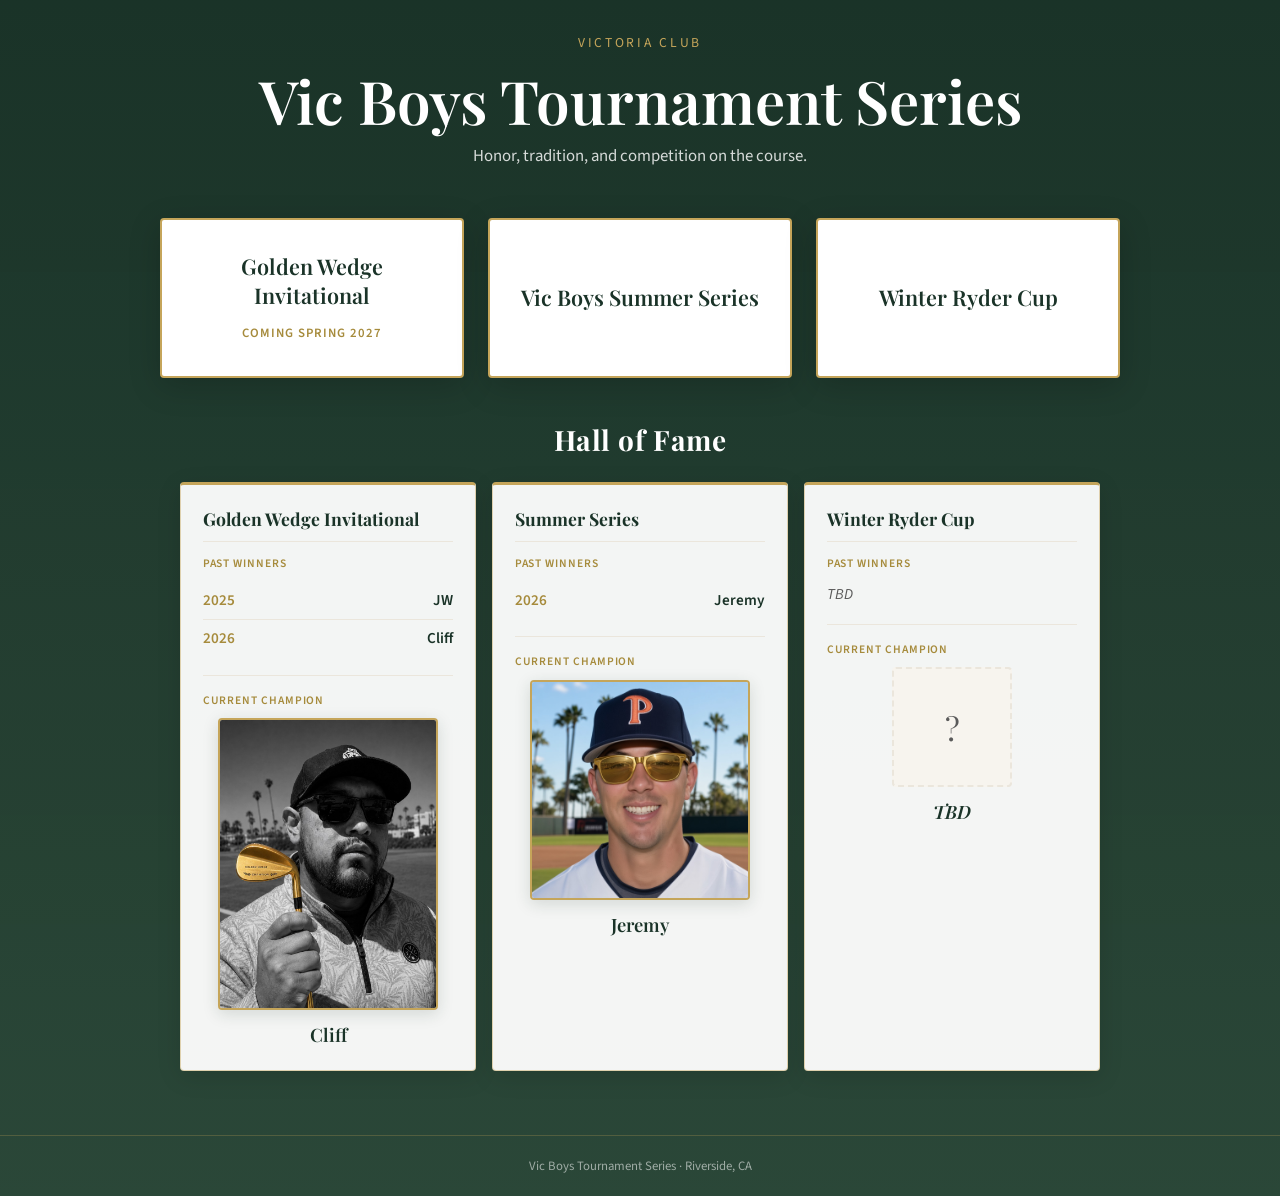
<file: index.html>
<!DOCTYPE html>
<html lang="en">
<head>
  <meta charset="UTF-8">
  <meta name="viewport" content="width=device-width, initial-scale=1.0">
  <title>Vic Boys Tournament Series</title>
  <link rel="preconnect" href="https://fonts.googleapis.com">
  <link rel="preconnect" href="https://fonts.gstatic.com" crossorigin>
  <link href="https://fonts.googleapis.com/css2?family=Playfair+Display:wght@500;600;700&family=Source+Sans+3:wght@400;600&display=swap" rel="stylesheet">
  <link rel="stylesheet" href="css/vic-theme.css">
</head>
<body>

  <div class="landing">
    <header class="landing-header">
      <p class="landing-eyebrow">Victoria Club</p>
      <h1 class="landing-title">Vic Boys Tournament Series</h1>
      <p class="landing-subtitle">Honor, tradition, and competition on the course.</p>
    </header>

    <main class="landing-main">
      <nav class="tournament-grid" aria-label="Tournaments">
        <a class="tournament-card" href="golden-wedge/">
          <span class="tournament-card-title">Golden Wedge Invitational</span>
          <span class="tournament-card-badge">Coming Spring 2027</span>
        </a>

        <a class="tournament-card" href="summer-series/">
          <span class="tournament-card-title">Vic Boys Summer Series</span>
        </a>

        <a class="tournament-card" href="winter-ryder-cup/">
          <span class="tournament-card-title">Winter Ryder Cup</span>
        </a>
      </nav>

      <section class="hall-of-fame" aria-labelledby="hof-title">
        <h2 class="hall-of-fame-title" id="hof-title">Hall of Fame</h2>
        <div class="hof-grid">
          <div class="hof-card">
            <h3>Golden Wedge Invitational</h3>
            <p class="hof-section-label">Past Winners</p>
            <ul class="hof-list">
              <li><span class="hof-year">2025</span><span class="hof-winner">JW</span></li>
              <li><span class="hof-year">2026</span><span class="hof-winner">Cliff</span></li>
            </ul>
            <div class="hof-current">
              <p class="hof-section-label">Current Champion</p>
              <div class="hof-champion">
                <img class="hof-champion-photo" src="images/hall-of-fame/cliff-golden-wedge-champion.png" alt="Cliff holding the Golden Wedge trophy">
                <p class="hof-champion-name">Cliff</p>
              </div>
            </div>
          </div>
          <div class="hof-card">
            <h3>Summer Series</h3>
            <p class="hof-section-label">Past Winners</p>
            <ul class="hof-list">
              <li><span class="hof-year">2026</span><span class="hof-winner">Jeremy</span></li>
            </ul>
            <div class="hof-current">
              <p class="hof-section-label">Current Champion</p>
              <div class="hof-champion">
                <img class="hof-champion-photo" src="images/hall-of-fame/jeremy-summer-series-champion.png" alt="Jeremy, 2026 Summer Series champion">
                <p class="hof-champion-name">Jeremy</p>
              </div>
            </div>
          </div>
          <div class="hof-card">
            <h3>Winter Ryder Cup</h3>
            <p class="hof-section-label">Past Winners</p>
            <p class="hof-tbd">TBD</p>
            <div class="hof-current">
              <p class="hof-section-label">Current Champion</p>
              <div class="hof-champion hof-champion-pending">
                <div class="hof-champion-placeholder" aria-hidden="true">?</div>
                <p class="hof-champion-name hof-tbd">TBD</p>
              </div>
            </div>
          </div>
        </div>
      </section>
    </main>

    <footer class="landing-footer">
      Vic Boys Tournament Series &middot; Riverside, CA
    </footer>
  </div>

</body>
</html>
</file>
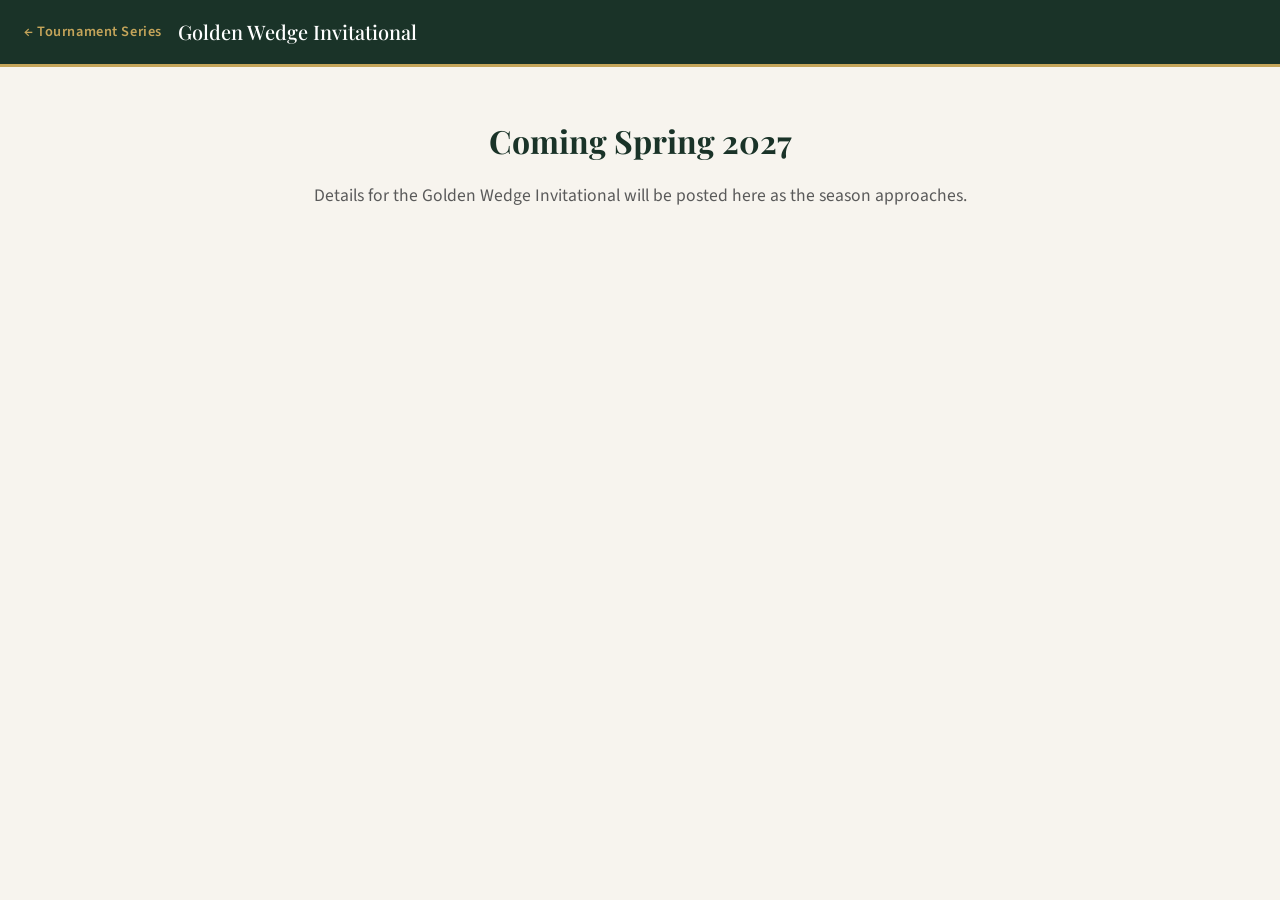
<file: golden-wedge/index.html>
<!DOCTYPE html>
<html lang="en">
<head>
  <meta charset="UTF-8">
  <meta name="viewport" content="width=device-width, initial-scale=1.0">
  <title>Golden Wedge Invitational | Vic Boys Tournament Series</title>
  <link rel="preconnect" href="https://fonts.googleapis.com">
  <link rel="preconnect" href="https://fonts.gstatic.com" crossorigin>
  <link href="https://fonts.googleapis.com/css2?family=Playfair+Display:wght@500;600;700&family=Source+Sans+3:wght@400;600&display=swap" rel="stylesheet">
  <link rel="stylesheet" href="../css/vic-theme.css">
</head>
<body>

  <div class="subpage">
    <nav class="subpage-nav">
      <a href="../">&larr; Tournament Series</a>
      <h1>Golden Wedge Invitational</h1>
    </nav>

    <main class="subpage-content">
      <h2>Coming Spring 2027</h2>
      <p>Details for the Golden Wedge Invitational will be posted here as the season approaches.</p>
    </main>
  </div>

</body>
</html>
</file>
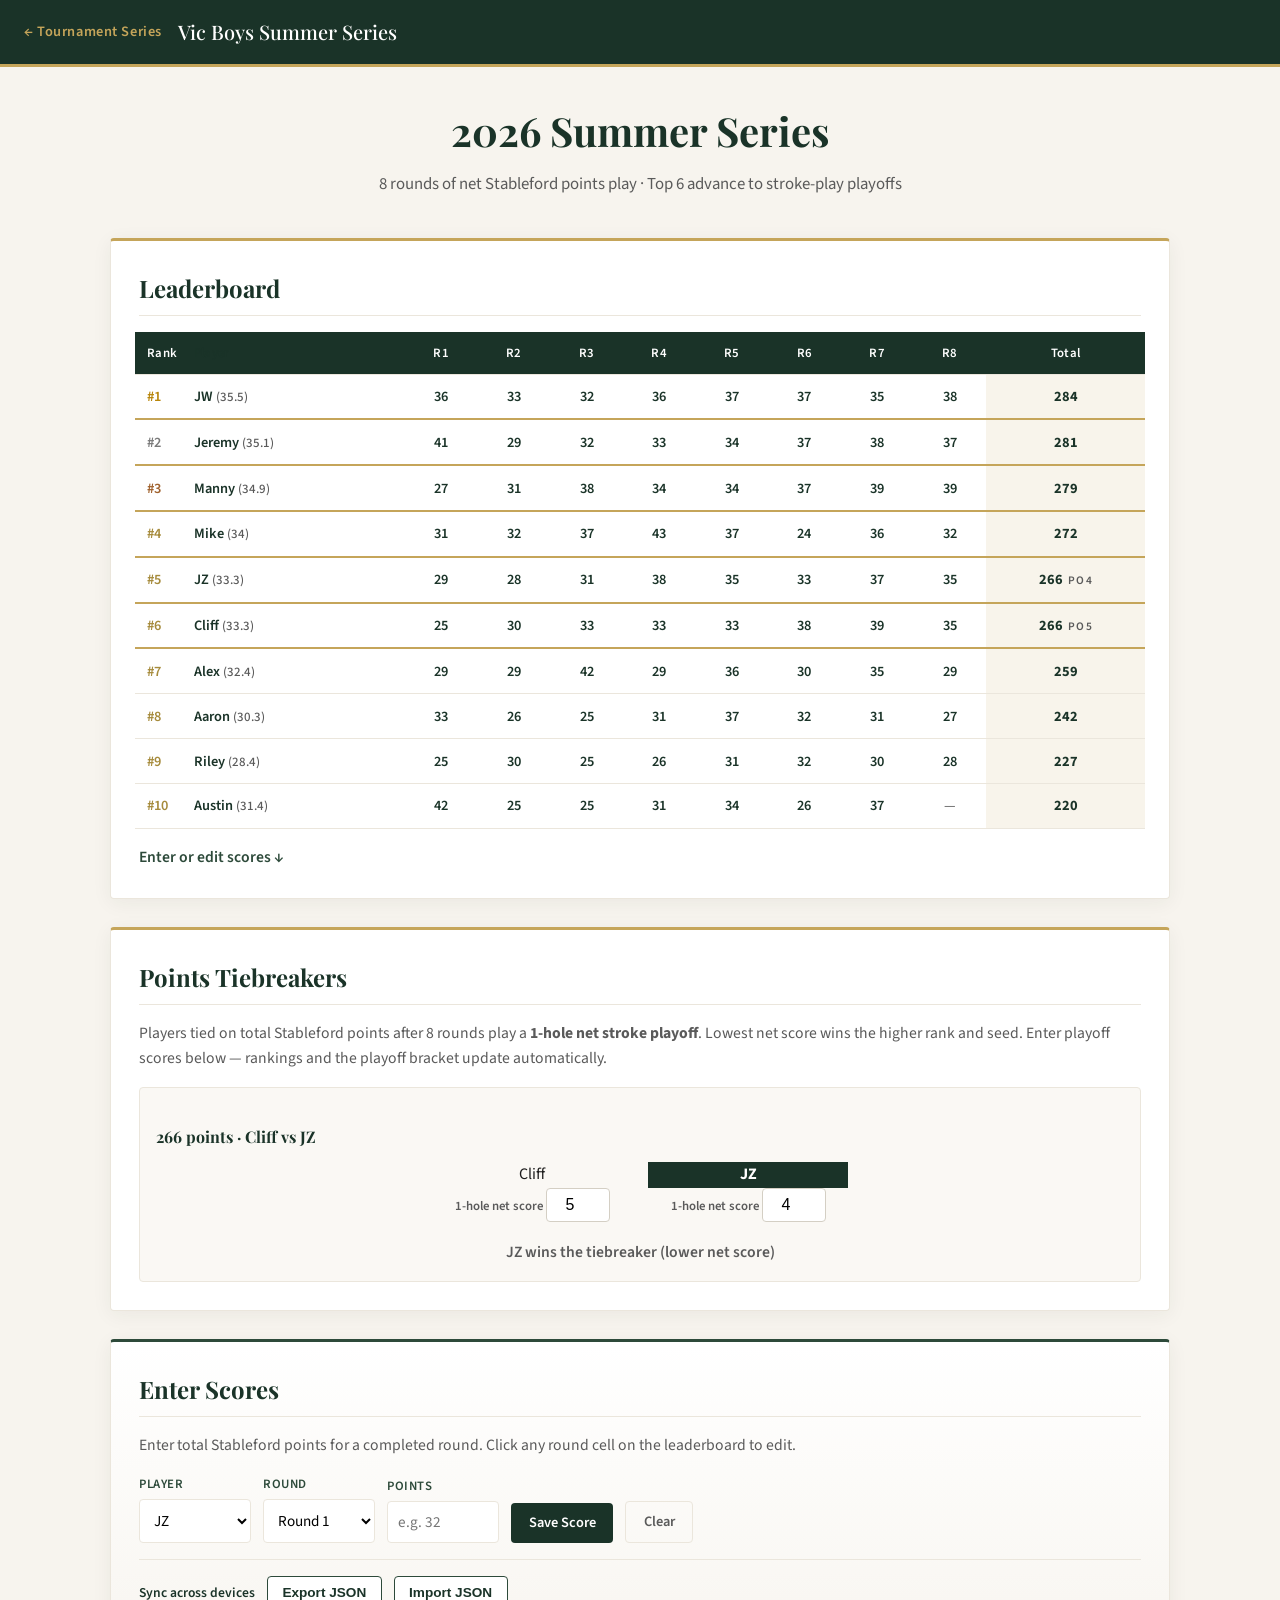
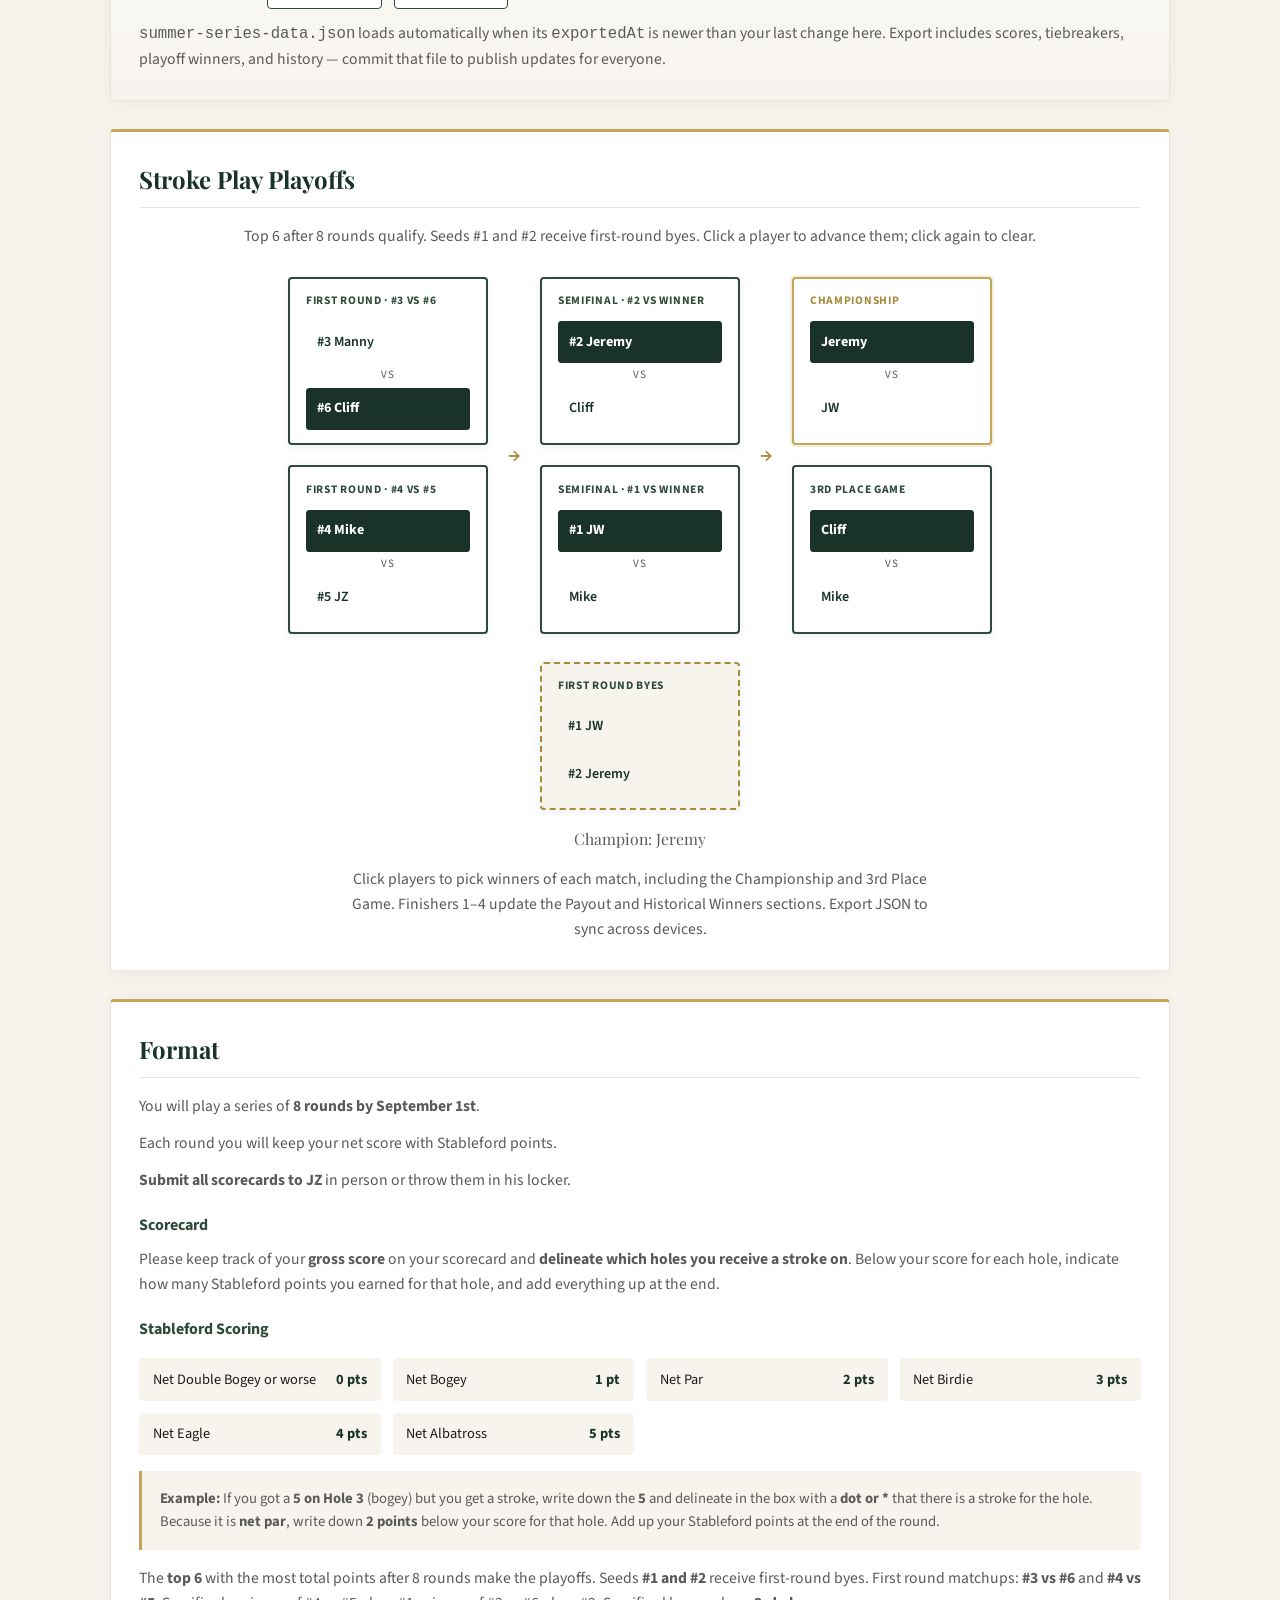
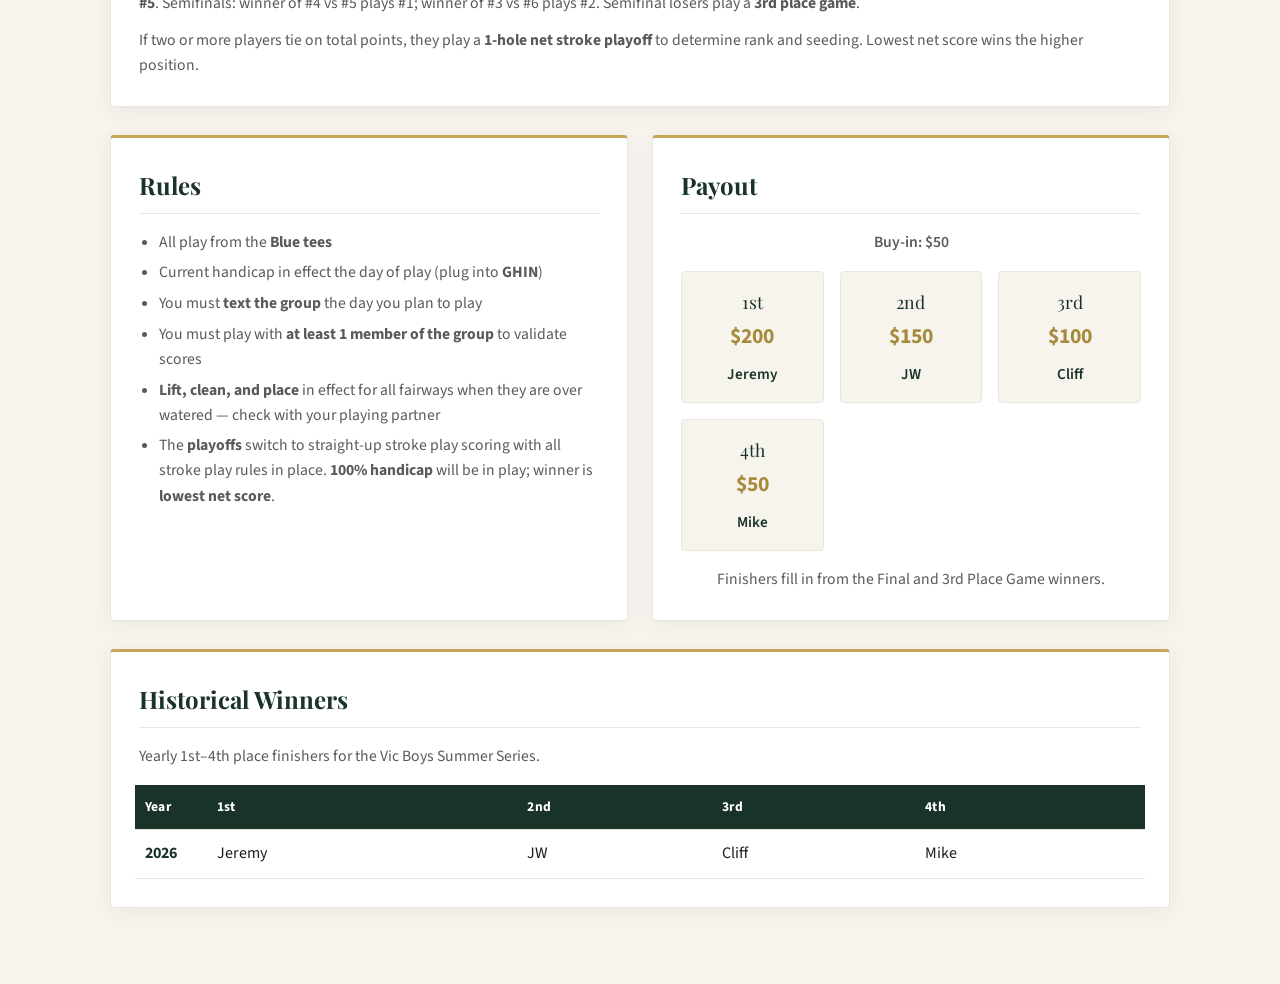
<file: summer-series/index.html>
<!DOCTYPE html>
<html lang="en">
<head>
  <meta charset="UTF-8">
  <meta name="viewport" content="width=device-width, initial-scale=1.0">
  <title>Vic Boys Summer Series | Vic Boys Tournament Series</title>
  <link rel="preconnect" href="https://fonts.googleapis.com">
  <link rel="preconnect" href="https://fonts.gstatic.com" crossorigin>
  <link href="https://fonts.googleapis.com/css2?family=Playfair+Display:wght@500;600;700&family=Source+Sans+3:wght@400;600&display=swap" rel="stylesheet">
  <link rel="stylesheet" href="../css/vic-theme.css">
  <style>
    .player-avg{font-weight:500;color:#5a5a5a;font-size:.9em}
    .playoff-slot.pickable{cursor:pointer;border:1px solid transparent;transition:background .15s,border-color .15s}
    .playoff-slot.pickable:hover{background:rgba(45,74,58,.1);border-color:rgba(197,165,90,.45)}
    .playoff-slot.winner-pick{background:#1a3328;color:#fff;font-weight:700;border-color:#1a3328}
    .playoff-slot.winner-pick:hover{background:#2d4a3a;border-color:#2d4a3a}
    .playoff-champion{margin-top:1rem;text-align:center;font-family:"Playfair Display",Georgia,serif;font-size:1.25rem;color:#1a3328}
    .payout-winner{margin-top:.45rem;font-size:.95rem;font-weight:600;color:#1a3328;min-height:1.25rem}
    .payout-winner.empty{color:#5a5a5a;font-weight:500;font-style:italic}
    .finishers-note{text-align:center;font-size:.85rem;color:#5a5a5a;margin-top:1rem}
    .history-table{width:100%;border-collapse:collapse;margin-top:.75rem}
    .history-table th,.history-table td{padding:.7rem .6rem;border-bottom:1px solid #ebe6dc;text-align:left}
    .history-table th{background:#1a3328;color:#fff;font-size:.85rem;letter-spacing:.03em}
    .history-table td{color:#1c1c1c}
    .history-table .year-cell{font-weight:700;color:#1a3328;width:4.5rem}
    .tiebreaker-group{margin-top:1rem;padding:1rem;background:#faf8f4;border:1px solid #ebe6dc;border-radius:4px}
    .tiebreaker-group:first-child{margin-top:0}
    .tiebreaker-group h4{font-family:"Playfair Display",Georgia,serif;font-size:1rem;color:#1a3328;margin-bottom:.75rem}
    .tiebreaker-players{display:flex;flex-wrap:wrap;gap:1rem;justify-content:center}
    .tiebreaker-player{flex:1;min-width:140px;max-width:200px;text-align:center}
    .tiebreaker-player label{display:block;font-size:.8rem;font-weight:600;color:#5a5a5a;margin-bottom:.35rem}
    .tiebreaker-player input{width:4rem;padding:.45rem .5rem;border:1px solid #d4cfc4;border-radius:4px;font-size:1rem;text-align:center}
    .tiebreaker-player.winner-pick .tiebreaker-name{cursor:pointer;padding:.35rem .5rem;border-radius:4px;border:1px solid transparent;transition:background .15s,border-color .15s}
    .tiebreaker-player.winner-pick .tiebreaker-name:hover{background:rgba(45,74,58,.1);border-color:rgba(197,165,90,.45)}
    .tiebreaker-player.is-winner .tiebreaker-name{background:#1a3328;color:#fff;font-weight:700}
    .tiebreaker-result{margin-top:.75rem;text-align:center;font-size:.9rem;color:#1a3328;font-weight:600}
    .tiebreaker-result.pending{color:#5a5a5a;font-weight:500;font-style:italic}
    .po-tag{display:inline-block;margin-left:.35rem;font-size:.72rem;font-weight:600;color:#5a5a5a;letter-spacing:.02em}
    .data-table tr.tie-pending .total-cell{color:#a0622e}
    .data-table tr.tie-winner .total-cell{color:#1a3328}
  </style>
</head>
<body>

  <div class="subpage">
    <nav class="subpage-nav">
      <a href="../">&larr; Tournament Series</a>
      <h1>Vic Boys Summer Series</h1>
    </nav>

    <main class="tournament-page">

      <header class="tournament-hero">
        <h2>2026 Summer Series</h2>
        <p>8 rounds of net Stableford points play &middot; Top 6 advance to stroke-play playoffs</p>
      </header>

      <!-- Leaderboard -->
      <section class="section-card" id="leaderboard">
        <h3>Leaderboard</h3>
        <div class="table-wrap">
          <table class="data-table" id="standingsTable">
            <thead>
              <tr>
                <th>Rank</th>
                <th class="player-col">Player</th>
                <th>R1</th>
                <th>R2</th>
                <th>R3</th>
                <th>R4</th>
                <th>R5</th>
                <th>R6</th>
                <th>R7</th>
                <th>R8</th>
                <th>Total</th>
              </tr>
            </thead>
            <tbody id="standingsBody"></tbody>
          </table>
        </div>
        <p class="score-hint" style="margin-top:1rem;margin-bottom:0;">
          <a href="#enter-scores" style="color:var(--vic-green);font-weight:600;">Enter or edit scores &darr;</a>
        </p>
      </section>

      <!-- Points Tiebreakers -->
      <section class="section-card" id="tiebreakersSection" hidden>
        <h3>Points Tiebreakers</h3>
        <p class="score-hint" style="margin-bottom:1rem;">Players tied on total Stableford points after 8 rounds play a <strong>1-hole net stroke playoff</strong>. Lowest net score wins the higher rank and seed. Enter playoff scores below — rankings and the playoff bracket update automatically.</p>
        <div id="tiebreakerList"></div>
      </section>

      <!-- Enter Scores -->
      <section class="section-card score-entry-card" id="enter-scores">
        <h3>Enter Scores</h3>
        <p class="score-hint">Enter total Stableford points for a completed round. Click any round cell on the leaderboard to edit.</p>

        <form class="score-controls" id="scoreForm" onsubmit="saveRoundScore(event)">
          <label>
            Player
            <select id="scorePlayer" required></select>
          </label>
          <label>
            Round
            <select id="scoreRound" required>
              <option value="0">Round 1</option>
              <option value="1">Round 2</option>
              <option value="2">Round 3</option>
              <option value="3">Round 4</option>
              <option value="4">Round 5</option>
              <option value="5">Round 6</option>
              <option value="6">Round 7</option>
              <option value="7">Round 8</option>
            </select>
          </label>
          <label>
            Points
            <input type="number" id="scorePoints" min="0" max="99" step="1" placeholder="e.g. 32" required>
          </label>
          <button type="submit" class="btn-save">Save Score</button>
          <button type="button" class="btn-clear" onclick="clearSelectedScore()">Clear</button>
        </form>

        <div class="sync-bar">
          <span class="sync-label">Sync across devices</span>
          <button type="button" onclick="exportSeriesData()">Export JSON</button>
          <button type="button" onclick="document.getElementById('importFileInput').click()">Import JSON</button>
          <input type="file" id="importFileInput" accept=".json,application/json" hidden>
          <p class="sync-hint"><code>summer-series-data.json</code> loads automatically when its <code>exportedAt</code> is newer than your last change here. Export includes scores, tiebreakers, playoff winners, and history — commit that file to publish updates for everyone.</p>
        </div>
      </section>

      <!-- Stroke Play Playoffs -->
      <section class="section-card playoff-section" id="playoffs">
        <h3>Stroke Play Playoffs</h3>
        <p style="text-align:center;margin-bottom:1.25rem;">Top 6 after 8 rounds qualify. Seeds #1 and #2 receive first-round byes. Click a player to advance them; click again to clear.</p>
        <div id="playoffBracket" class="bracket-wrap"></div>
      </section>

      <!-- Format -->
      <section class="section-card" id="format">
        <h3>Format</h3>
        <p>You will play a series of <strong>8 rounds by September 1st</strong>.</p>
        <p style="margin-top:0.75rem;">Each round you will keep your net score with Stableford points.</p>
        <p style="margin-top:0.75rem;"><strong>Submit all scorecards to JZ</strong> in person or throw them in his locker.</p>

        <h4>Scorecard</h4>
        <p>Please keep track of your <strong>gross score</strong> on your scorecard and <strong>delineate which holes you receive a stroke on</strong>. Below your score for each hole, indicate how many Stableford points you earned for that hole, and add everything up at the end.</p>

        <h4>Stableford Scoring</h4>
        <div class="scoring-grid">
          <div class="scoring-item"><span>Net Double Bogey or worse</span><span>0 pts</span></div>
          <div class="scoring-item"><span>Net Bogey</span><span>1 pt</span></div>
          <div class="scoring-item"><span>Net Par</span><span>2 pts</span></div>
          <div class="scoring-item"><span>Net Birdie</span><span>3 pts</span></div>
          <div class="scoring-item"><span>Net Eagle</span><span>4 pts</span></div>
          <div class="scoring-item"><span>Net Albatross</span><span>5 pts</span></div>
        </div>

        <div class="example-box">
          <strong>Example:</strong> If you got a <strong>5 on Hole 3</strong> (bogey) but you get a stroke, write down the <strong>5</strong> and delineate in the box with a <strong>dot or *</strong> that there is a stroke for the hole. Because it is <strong>net par</strong>, write down <strong>2 points</strong> below your score for that hole. Add up your Stableford points at the end of the round.
        </div>

        <p style="margin-top:1rem;">The <strong>top 6</strong> with the most total points after 8 rounds make the playoffs. Seeds <strong>#1 and #2</strong> receive first-round byes. First round matchups: <strong>#3 vs #6</strong> and <strong>#4 vs #5</strong>. Semifinals: winner of #4 vs #5 plays #1; winner of #3 vs #6 plays #2. Semifinal losers play a <strong>3rd place game</strong>.</p>
        <p style="margin-top:0.75rem;">If two or more players tie on total points, they play a <strong>1-hole net stroke playoff</strong> to determine rank and seeding. Lowest net score wins the higher position.</p>
      </section>

      <!-- Rules & Payout -->
      <div class="two-col-info">
        <section class="section-card" id="rules">
          <h3>Rules</h3>
          <ul>
            <li>All play from the <strong>Blue tees</strong></li>
            <li>Current handicap in effect the day of play (plug into <strong>GHIN</strong>)</li>
            <li>You must <strong>text the group</strong> the day you plan to play</li>
            <li>You must play with <strong>at least 1 member of the group</strong> to validate scores</li>
            <li><strong>Lift, clean, and place</strong> in effect for all fairways when they are over watered — check with your playing partner</li>
            <li>The <strong>playoffs</strong> switch to straight-up stroke play scoring with all stroke play rules in place. <strong>100% handicap</strong> will be in play; winner is <strong>lowest net score</strong>.</li>
          </ul>
        </section>

        <section class="section-card" id="payout">
          <h3>Payout</h3>
          <p class="payout-buyin">Buy-in: $50</p>
          <div class="payout-grid">
            <div class="payout-item">
              <div class="place">1st</div>
              <div class="amount">$200</div>
              <div class="payout-winner empty" id="finish-1">TBD</div>
            </div>
            <div class="payout-item">
              <div class="place">2nd</div>
              <div class="amount">$150</div>
              <div class="payout-winner empty" id="finish-2">TBD</div>
            </div>
            <div class="payout-item">
              <div class="place">3rd</div>
              <div class="amount">$100</div>
              <div class="payout-winner empty" id="finish-3">TBD</div>
            </div>
            <div class="payout-item">
              <div class="place">4th</div>
              <div class="amount">$50</div>
              <div class="payout-winner empty" id="finish-4">TBD</div>
            </div>
          </div>
          <p class="finishers-note">Finishers fill in from the Final and 3rd Place Game winners.</p>
        </section>
      </div>

      <!-- Historical Winners -->
      <section class="section-card" id="history">
        <h3>Historical Winners</h3>
        <p style="color:#5a5a5a;margin-bottom:.25rem;">Yearly 1st–4th place finishers for the Vic Boys Summer Series.</p>
        <div class="table-wrap">
          <table class="history-table" id="historyTable">
            <thead>
              <tr>
                <th>Year</th>
                <th>1st</th>
                <th>2nd</th>
                <th>3rd</th>
                <th>4th</th>
              </tr>
            </thead>
            <tbody id="historyBody"></tbody>
          </table>
        </div>
      </section>

    </main>
  </div>

  <script>
    const PLAYERS = [
      "JZ", "JW", "Alex", "Aaron", "Manny", "Mike",
      "Jeremy", "Riley", "Austin", "Cliff"
    ];

    const ROUNDS = 8;
    const CURRENT_YEAR = 2026;
    const PLACEHOLDER = "—";
    const STORAGE_KEY = "summerSeries2026";
    const PLAYOFF_KEY = "summerSeries2026Playoffs";
    const TIEBREAKER_KEY = "summerSeries2026Tiebreakers";
    const HISTORY_KEY = "summerSeriesHistory";
    const TOUCH_KEY = "summerSeries2026Touch";
    const BACKUP_VERSION = 4;

    function freshData() {
      return PLAYERS.map(name => ({
        name,
        rounds: Array(ROUNDS).fill(null)
      }));
    }

    function freshPlayoffPicks() {
      return { r36: null, r45: null, semi2: null, semi1: null, final: null, third: null };
    }

    function freshTiebreakers() {
      return [];
    }

    function freshHistory() {
      return [{ year: CURRENT_YEAR, first: null, second: null, third: null, fourth: null }];
    }

    function bumpLocalTouch(iso) {
      const touch = iso && !isNaN(Date.parse(iso)) ? iso : new Date().toISOString();
      localStorage.setItem(TOUCH_KEY, touch);
    }

    function hasLocalScores() {
      return loadScores().some(p => p.rounds.some(r => r !== null));
    }

    function hasLocalPlayoffPicks() {
      const p = loadPlayoffPicks();
      return Object.values(p).some(v => v !== null);
    }

    function hasLocalTiebreakers() {
      return loadTiebreakers().some(t => t.winner || Object.keys(t.scores || {}).length > 0);
    }

    function getLocalTouchMs() {
      const k = localStorage.getItem(TOUCH_KEY);
      if (k) {
        const ms = Date.parse(k);
        return isNaN(ms) ? 0 : ms;
      }
      if (hasLocalScores() || hasLocalPlayoffPicks() || hasLocalTiebreakers()) return Date.now();
      return 0;
    }

    function loadScores() {
      try {
        const saved = localStorage.getItem(STORAGE_KEY);
        if (saved) return JSON.parse(saved);
      } catch (e) {}
      return freshData();
    }

    function saveScores(data) {
      localStorage.setItem(STORAGE_KEY, JSON.stringify(data));
    }

    function loadPlayoffPicks() {
      try {
        const saved = localStorage.getItem(PLAYOFF_KEY);
        if (saved) return normalizePlayoffPicks(JSON.parse(saved));
      } catch (e) {}
      return freshPlayoffPicks();
    }

    function savePlayoffPicks(picks) {
      localStorage.setItem(PLAYOFF_KEY, JSON.stringify(picks));
    }

    function loadTiebreakers() {
      try {
        const saved = localStorage.getItem(TIEBREAKER_KEY);
        if (saved) return normalizeTiebreakers(JSON.parse(saved));
      } catch (e) {}
      return freshTiebreakers();
    }

    function saveTiebreakers(items) {
      localStorage.setItem(TIEBREAKER_KEY, JSON.stringify(items));
    }

    function groupKey(players) {
      return [...players].sort().join("|");
    }

    function normalizeTiebreakers(raw) {
      if (!Array.isArray(raw)) return freshTiebreakers();
      return raw.map(item => {
        const players = Array.isArray(item.players)
          ? item.players.filter(n => typeof n === "string").map(n => n.trim()).filter(Boolean).sort()
          : [];
        const scores = {};
        if (item.scores && typeof item.scores === "object") {
          for (const [name, value] of Object.entries(item.scores)) {
            if (value === null || value === undefined || value === "") continue;
            const n = parseInt(value, 10);
            if (!isNaN(n) && n >= 0) scores[name] = n;
          }
        }
        let winner = typeof item.winner === "string" && item.winner.trim() ? item.winner.trim() : null;
        if (winner && !players.includes(winner)) winner = null;
        return { key: groupKey(players), players, scores, winner };
      }).filter(t => t.players.length >= 2);
    }

    function findTiedGroups(data) {
      const byTotal = new Map();
      for (const player of data) {
        const total = totalPoints(player);
        if (total <= 0) continue;
        if (!byTotal.has(total)) byTotal.set(total, []);
        byTotal.get(total).push(player.name);
      }
      return [...byTotal.entries()]
        .filter(([, names]) => names.length > 1)
        .map(([total, players]) => ({
          total,
          players: [...players].sort(),
          key: groupKey(players)
        }));
    }

    function getTiebreakerEntry(tiebreakers, key) {
      return tiebreakers.find(t => t.key === key) || null;
    }

    function getTieGroupForPlayer(data, name) {
      const player = findPlayer(data, name);
      if (!player) return null;
      const total = totalPoints(player);
      return findTiedGroups(data).find(g => g.total === total && g.players.includes(name)) || null;
    }

    function allPlayoffScoresEntered(players, scores) {
      return players.every(p => scores[p] !== undefined && scores[p] !== null);
    }

    function resolveWinnerFromScores(players, scores) {
      if (!allPlayoffScoresEntered(players, scores)) return null;
      const min = Math.min(...players.map(p => scores[p]));
      const lows = players.filter(p => scores[p] === min);
      return lows.length === 1 ? lows[0] : null;
    }

    function sanitizeTiebreakers(data) {
      const groups = findTiedGroups(data);
      const validKeys = new Set(groups.map(g => g.key));
      const tiebreakers = loadTiebreakers()
        .filter(t => validKeys.has(t.key))
        .map(t => {
          const group = groups.find(g => g.key === t.key);
          const scores = {};
          for (const name of group.players) {
            if (t.scores[name] !== undefined) scores[name] = t.scores[name];
          }
          let winner = t.winner && group.players.includes(t.winner) ? t.winner : null;
          const autoWinner = resolveWinnerFromScores(group.players, scores);
          if (autoWinner) winner = autoWinner;
          return { key: t.key, players: group.players, scores, winner };
        });
      saveTiebreakers(tiebreakers);
      return tiebreakers;
    }

    function ensureTiebreakerEntry(tiebreakers, group) {
      let entry = getTiebreakerEntry(tiebreakers, group.key);
      if (!entry) {
        entry = { key: group.key, players: group.players, scores: {}, winner: null };
        tiebreakers.push(entry);
      }
      return entry;
    }

    function normalizePlayoffPicks(raw) {
      const base = freshPlayoffPicks();
      if (!raw || typeof raw !== "object") return base;
      for (const key of Object.keys(base)) {
        if (typeof raw[key] === "string" && raw[key].trim()) base[key] = raw[key].trim();
        else if (raw[key] === null) base[key] = null;
      }
      return base;
    }

    function loadHistory() {
      try {
        const saved = localStorage.getItem(HISTORY_KEY);
        if (saved) return normalizeHistory(JSON.parse(saved));
      } catch (e) {}
      return freshHistory();
    }

    function saveHistory(history) {
      localStorage.setItem(HISTORY_KEY, JSON.stringify(history));
    }

    function normalizeHistory(raw) {
      if (!Array.isArray(raw) || !raw.length) return freshHistory();
      const rows = raw.map(item => ({
        year: parseInt(item.year, 10),
        first: typeof item.first === "string" && item.first.trim() ? item.first.trim() : null,
        second: typeof item.second === "string" && item.second.trim() ? item.second.trim() : null,
        third: typeof item.third === "string" && item.third.trim() ? item.third.trim() : null,
        fourth: typeof item.fourth === "string" && item.fourth.trim() ? item.fourth.trim() : null
      })).filter(r => Number.isFinite(r.year));

      if (!rows.some(r => r.year === CURRENT_YEAR)) {
        rows.push({ year: CURRENT_YEAR, first: null, second: null, third: null, fourth: null });
      }
      rows.sort((a, b) => b.year - a.year);
      return rows;
    }

    function totalPoints(player) {
      return player.rounds.reduce((sum, pts) => sum + (pts ?? 0), 0);
    }

    function averagePoints(player) {
      const played = player.rounds.filter(pts => pts !== null);
      if (played.length === 0) return null;
      return played.reduce((sum, pts) => sum + pts, 0) / played.length;
    }

    function formatAverage(avg) {
      if (avg === null) return "";
      const rounded = Math.round(avg * 10) / 10;
      return Number.isInteger(rounded) ? String(rounded) : rounded.toFixed(1);
    }

    function sortedStandings(data, tiebreakers) {
      return [...data].sort((a, b) => compareStandings(a, b, data, tiebreakers));
    }

    function compareStandings(a, b, data, tiebreakers) {
      const diff = totalPoints(b) - totalPoints(a);
      if (diff !== 0) return diff;

      const group = getTieGroupForPlayer(data, a.name);
      if (!group || !group.players.includes(b.name)) {
        return a.name.localeCompare(b.name);
      }

      const entry = getTiebreakerEntry(tiebreakers, group.key);
      if (!entry) return a.name.localeCompare(b.name);

      const scoreA = entry.scores[a.name];
      const scoreB = entry.scores[b.name];
      if (scoreA !== undefined && scoreB !== undefined && scoreA !== scoreB) {
        return scoreA - scoreB;
      }

      if (entry.winner === a.name) return -1;
      if (entry.winner === b.name) return 1;
      return a.name.localeCompare(b.name);
    }

    function isTieResolved(group, entry) {
      if (!entry) return false;
      if (entry.winner) return true;
      return resolveWinnerFromScores(group.players, entry.scores) !== null;
    }

    function computeDisplayRanks(sorted, data, tiebreakers) {
      const ranks = [];
      for (let i = 0; i < sorted.length; i++) {
        const player = sorted[i];
        const total = totalPoints(player);
        const group = getTieGroupForPlayer(data, player.name);
        const entry = group ? getTiebreakerEntry(tiebreakers, group.key) : null;
        const resolved = group ? isTieResolved(group, entry) : false;

        let num;
        if (i === 0) {
          num = 1;
        } else {
          const prevPlayer = sorted[i - 1];
          const sameTotal = totalPoints(prevPlayer) === total;
          const orderBroken = compareStandings(prevPlayer, player, data, tiebreakers) !== 0;
          if (sameTotal && !orderBroken) {
            num = ranks[i - 1].num;
          } else {
            num = i + 1;
          }
        }

        ranks.push({
          num,
          tied: !!(group && group.players.length > 1 && !resolved),
          group,
          entry,
          resolved
        });
      }
      return ranks;
    }

    function findPlayer(data, name) {
      return data.find(p => p.name === name);
    }

    function populatePlayerSelect() {
      const select = document.getElementById("scorePlayer");
      select.innerHTML = PLAYERS.map(name =>
        `<option value="${name}">${name}</option>`
      ).join("");
    }

    function fillScoreForm(playerName, roundIndex, points) {
      document.getElementById("scorePlayer").value = playerName;
      document.getElementById("scoreRound").value = String(roundIndex);
      document.getElementById("scorePoints").value = points === null ? "" : points;
      document.getElementById("enter-scores").scrollIntoView({ behavior: "smooth", block: "nearest" });
      document.getElementById("scorePoints").focus();
    }

    function saveRoundScore(event) {
      event.preventDefault();
      const playerName = document.getElementById("scorePlayer").value;
      const roundIndex = parseInt(document.getElementById("scoreRound").value, 10);
      const raw = document.getElementById("scorePoints").value.trim();
      const points = parseInt(raw, 10);

      if (isNaN(points) || points < 0) {
        alert("Enter a valid points total (0 or higher).");
        return;
      }

      const data = loadScores();
      const player = findPlayer(data, playerName);
      if (!player) return;

      player.rounds[roundIndex] = points;
      saveScores(data);
      bumpLocalTouch();
      renderLeaderboard();
      document.getElementById("scorePoints").value = "";
    }

    function clearSelectedScore() {
      const playerName = document.getElementById("scorePlayer").value;
      const roundIndex = parseInt(document.getElementById("scoreRound").value, 10);
      const data = loadScores();
      const player = findPlayer(data, playerName);
      if (!player || player.rounds[roundIndex] === null) return;

      if (!confirm(`Clear ${playerName}'s Round ${roundIndex + 1} score?`)) return;

      player.rounds[roundIndex] = null;
      saveScores(data);
      bumpLocalTouch();
      renderLeaderboard();
      document.getElementById("scorePoints").value = "";
    }

    function onRoundCellClick(event) {
      const cell = event.target.closest("[data-player][data-round]");
      if (!cell) return;
      fillScoreForm(cell.dataset.player, parseInt(cell.dataset.round, 10), cell.dataset.points === "" ? null : parseInt(cell.dataset.points, 10));
    }

    function escHtml(s) {
      return String(s).replace(/&/g, "&amp;").replace(/</g, "&lt;").replace(/"/g, "&quot;");
    }

    function escAttr(s) {
      return String(s).replace(/&/g, "&amp;").replace(/"/g, "&quot;").replace(/</g, "&lt;");
    }

    function seedLabel(seed, name) {
      return name ? `#${seed} ${name}` : `#${seed} TBD`;
    }

    function getTop6(sorted) {
      return sorted.slice(0, 6).map(p => p.name);
    }

    function otherOf(a, b, winner) {
      if (!a || !b || !winner) return null;
      if (winner === a) return b;
      if (winner === b) return a;
      return null;
    }

    function getSemiLosers(top6, picks) {
      const s1 = top6[0] || null;
      const s2 = top6[1] || null;
      const loser2 = otherOf(s2, picks.r36, picks.semi2);
      const loser1 = otherOf(s1, picks.r45, picks.semi1);
      return { loser2, loser1 };
    }

    function getFinishers(top6, picks) {
      const first = picks.final || null;
      const second = otherOf(picks.semi2, picks.semi1, picks.final);
      const { loser2, loser1 } = getSemiLosers(top6, picks);
      const third = picks.third || null;
      const fourth = otherOf(loser2, loser1, picks.third);
      return { first, second, third, fourth };
    }

    function syncHistoryFromFinishers(finishers) {
      const history = loadHistory();
      let row = history.find(r => r.year === CURRENT_YEAR);
      if (!row) {
        row = { year: CURRENT_YEAR, first: null, second: null, third: null, fourth: null };
        history.push(row);
      }
      row.first = finishers.first;
      row.second = finishers.second;
      row.third = finishers.third;
      row.fourth = finishers.fourth;
      history.sort((a, b) => b.year - a.year);
      saveHistory(history);
      return history;
    }

    function sanitizePlayoffPicks(top6) {
      const picks = loadPlayoffPicks();
      const s1 = top6[0] || null;
      const s2 = top6[1] || null;
      const s3 = top6[2] || null;
      const s4 = top6[3] || null;
      const s5 = top6[4] || null;
      const s6 = top6[5] || null;

      const r36Pool = [s3, s6].filter(Boolean);
      const r45Pool = [s4, s5].filter(Boolean);

      if (picks.r36 && !r36Pool.includes(picks.r36)) picks.r36 = null;
      if (picks.r45 && !r45Pool.includes(picks.r45)) picks.r45 = null;

      const semi2Pool = [s2, picks.r36].filter(Boolean);
      const semi1Pool = [s1, picks.r45].filter(Boolean);

      if (picks.semi2 && !semi2Pool.includes(picks.semi2)) picks.semi2 = null;
      if (picks.semi1 && !semi1Pool.includes(picks.semi1)) picks.semi1 = null;

      const finalPool = [picks.semi2, picks.semi1].filter(Boolean);
      if (picks.final && !finalPool.includes(picks.final)) picks.final = null;

      const { loser2, loser1 } = getSemiLosers(top6, picks);
      const thirdPool = [loser2, loser1].filter(Boolean);
      if (picks.third && !thirdPool.includes(picks.third)) picks.third = null;

      savePlayoffPicks(picks);
      return picks;
    }

    function setPlayoffWinner(match, name) {
      const picks = loadPlayoffPicks();
      const current = picks[match];
      const next = current === name ? null : name;
      picks[match] = next;

      if (match === "r36") {
        if (picks.semi2 === current) picks.semi2 = null;
        if (picks.final === current) picks.final = null;
        picks.third = null;
      }
      if (match === "r45") {
        if (picks.semi1 === current) picks.semi1 = null;
        if (picks.final === current) picks.final = null;
        picks.third = null;
      }
      if (match === "semi2" || match === "semi1") {
        if (picks.final === current) picks.final = null;
        picks.third = null;
      }

      savePlayoffPicks(picks);
      bumpLocalTouch();
      renderLeaderboard();
    }

    function onPlayoffClick(event) {
      const slot = event.target.closest("[data-match][data-name]");
      if (!slot) return;
      setPlayoffWinner(slot.dataset.match, slot.dataset.name);
    }

    function pickSlot(label, match, name, winner) {
      if (!name) {
        return `<div class="playoff-slot tbd">${escHtml(label)}</div>`;
      }
      const cls = winner === name ? "playoff-slot seed pickable winner-pick" : "playoff-slot seed pickable";
      return `<div class="${cls}" data-match="${escAttr(match)}" data-name="${escAttr(name)}">${escHtml(label)}</div>`;
    }

    function staticSlot(text, isSeed) {
      const cls = isSeed ? "playoff-slot seed" : "playoff-slot tbd";
      return `<div class="${cls}">${escHtml(text)}</div>`;
    }

    function renderFinishers(finishers) {
      const map = [
        ["finish-1", finishers.first],
        ["finish-2", finishers.second],
        ["finish-3", finishers.third],
        ["finish-4", finishers.fourth]
      ];
      for (const [id, name] of map) {
        const el = document.getElementById(id);
        if (!el) continue;
        if (name) {
          el.textContent = name;
          el.classList.remove("empty");
        } else {
          el.textContent = "TBD";
          el.classList.add("empty");
        }
      }
    }

    function renderHistory() {
      const body = document.getElementById("historyBody");
      if (!body) return;
      const history = loadHistory();
      body.innerHTML = history.map(row => `
        <tr>
          <td class="year-cell">${row.year}</td>
          <td>${escHtml(row.first || "TBD")}</td>
          <td>${escHtml(row.second || "TBD")}</td>
          <td>${escHtml(row.third || "TBD")}</td>
          <td>${escHtml(row.fourth || "TBD")}</td>
        </tr>
      `).join("");
    }

    function renderTiebreakers(data, tiebreakers) {
      const section = document.getElementById("tiebreakersSection");
      const list = document.getElementById("tiebreakerList");
      if (!section || !list) return;

      const groups = findTiedGroups(data);
      if (!groups.length) {
        section.hidden = true;
        list.innerHTML = "";
        return;
      }

      section.hidden = false;
      list.innerHTML = groups.map(group => {
        const entry = ensureTiebreakerEntry(tiebreakers, group);
        const autoWinner = resolveWinnerFromScores(group.players, entry.scores);
        const winner = autoWinner || entry.winner;
        const allScores = allPlayoffScoresEntered(group.players, entry.scores);
        const stillTied = allScores && !autoWinner && !entry.winner;

        const playerBlocks = group.players.map(name => {
          const score = entry.scores[name];
          const isWinner = winner === name;
          const canPick = stillTied || (allScores && !autoWinner);
          const pickClass = canPick ? " winner-pick" : "";
          const winClass = isWinner ? " is-winner" : "";
          const nameHtml = canPick
            ? `<div class="tiebreaker-name" data-action="pick-winner" data-key="${escAttr(group.key)}" data-name="${escAttr(name)}">${escHtml(name)}</div>`
            : `<div class="tiebreaker-name">${escHtml(name)}</div>`;
          return `
            <div class="tiebreaker-player${pickClass}${winClass}">
              ${nameHtml}
              <label>1-hole net score
                <input type="number" min="1" max="15" step="1"
                  data-action="score"
                  data-key="${escAttr(group.key)}"
                  data-name="${escAttr(name)}"
                  value="${score !== undefined ? score : ""}"
                  placeholder="—">
              </label>
            </div>`;
        }).join("");

        let resultHtml;
        if (winner) {
          resultHtml = `<p class="tiebreaker-result">${escHtml(winner)} wins the tiebreaker (lower net score)</p>`;
        } else if (stillTied) {
          resultHtml = `<p class="tiebreaker-result pending">Still tied on the playoff hole — click a player above to advance them</p>`;
        } else {
          resultHtml = `<p class="tiebreaker-result pending">Enter both playoff scores to determine rank</p>`;
        }

        return `
          <div class="tiebreaker-group" data-key="${escAttr(group.key)}">
            <h4>${group.total} points · ${group.players.map(n => escHtml(n)).join(" vs ")}</h4>
            <div class="tiebreaker-players">${playerBlocks}</div>
            ${resultHtml}
          </div>`;
      }).join("");
    }

    function updateTiebreakerScore(key, name, rawValue) {
      const data = loadScores();
      const groups = findTiedGroups(data);
      const group = groups.find(g => g.key === key);
      if (!group || !group.players.includes(name)) return;

      const tiebreakers = sanitizeTiebreakers(data);
      const entry = ensureTiebreakerEntry(tiebreakers, group);
      const trimmed = rawValue.trim();

      if (trimmed === "") {
        delete entry.scores[name];
        entry.winner = null;
      } else {
        const score = parseInt(trimmed, 10);
        if (isNaN(score) || score < 1) return;
        entry.scores[name] = score;
        entry.winner = resolveWinnerFromScores(group.players, entry.scores);
      }

      saveTiebreakers(tiebreakers);
      bumpLocalTouch();
      renderLeaderboard();
    }

    function setTiebreakerWinner(key, name) {
      const data = loadScores();
      const groups = findTiedGroups(data);
      const group = groups.find(g => g.key === key);
      if (!group || !group.players.includes(name)) return;

      const tiebreakers = sanitizeTiebreakers(data);
      const entry = ensureTiebreakerEntry(tiebreakers, group);
      if (!allPlayoffScoresEntered(group.players, entry.scores)) return;

      entry.winner = entry.winner === name ? null : name;
      saveTiebreakers(tiebreakers);
      bumpLocalTouch();
      renderLeaderboard();
    }

    function onTiebreakerInput(event) {
      const input = event.target.closest('input[data-action="score"]');
      if (input) {
        updateTiebreakerScore(input.dataset.key, input.dataset.name, input.value);
        return;
      }
      const pick = event.target.closest('[data-action="pick-winner"]');
      if (pick) {
        setTiebreakerWinner(pick.dataset.key, pick.dataset.name);
      }
    }

    function renderPlayoffBracket(sorted) {
      const el = document.getElementById("playoffBracket");
      if (!el) return;

      const top6 = getTop6(sorted);
      if (top6.length < 6) {
        el.innerHTML = `<p class="playoff-note">Add round scores until at least six players have points. The bracket uses ranks #1–#6.</p>`;
        renderFinishers({ first: null, second: null, third: null, fourth: null });
        syncHistoryFromFinishers({ first: null, second: null, third: null, fourth: null });
        renderHistory();
        return;
      }

      const picks = sanitizePlayoffPicks(top6);
      const s1 = top6[0], s2 = top6[1], s3 = top6[2], s4 = top6[3], s5 = top6[4], s6 = top6[5];
      const w36 = picks.r36;
      const w45 = picks.r45;
      const wSemi2 = picks.semi2;
      const wSemi1 = picks.semi1;
      const champ = picks.final;
      const thirdWinner = picks.third;
      const { loser2, loser1 } = getSemiLosers(top6, picks);
      const finishers = getFinishers(top6, picks);

      syncHistoryFromFinishers(finishers);
      renderFinishers(finishers);
      renderHistory();

      const semi2RightLabel = w36 ? w36 : "Winner #3 vs #6";
      const semi1RightLabel = w45 ? w45 : "Winner #4 vs #5";
      const finalLeftLabel = wSemi2 || "Semifinal winner";
      const finalRightLabel = wSemi1 || "Semifinal winner";
      const thirdLeftLabel = loser2 || "Semifinal loser";
      const thirdRightLabel = loser1 || "Semifinal loser";

      el.innerHTML = `
        <div class="playoff-bracket">
          <div class="playoff-col">
            <div class="playoff-match">
              <h4>First Round · #3 vs #6</h4>
              ${pickSlot(seedLabel(3, s3), "r36", s3, w36)}
              <div class="playoff-vs">vs</div>
              ${pickSlot(seedLabel(6, s6), "r36", s6, w36)}
            </div>
            <div class="playoff-match">
              <h4>First Round · #4 vs #5</h4>
              ${pickSlot(seedLabel(4, s4), "r45", s4, w45)}
              <div class="playoff-vs">vs</div>
              ${pickSlot(seedLabel(5, s5), "r45", s5, w45)}
            </div>
          </div>

          <div class="playoff-connector" aria-hidden="true">&rarr;</div>

          <div class="playoff-col">
            <div class="playoff-match">
              <h4>Semifinal · #2 vs Winner</h4>
              ${pickSlot(seedLabel(2, s2), "semi2", s2, wSemi2)}
              <div class="playoff-vs">vs</div>
              ${w36
                ? pickSlot(w36, "semi2", w36, wSemi2)
                : staticSlot(semi2RightLabel, false)}
            </div>
            <div class="playoff-match">
              <h4>Semifinal · #1 vs Winner</h4>
              ${pickSlot(seedLabel(1, s1), "semi1", s1, wSemi1)}
              <div class="playoff-vs">vs</div>
              ${w45
                ? pickSlot(w45, "semi1", w45, wSemi1)
                : staticSlot(semi1RightLabel, false)}
            </div>
          </div>

          <div class="playoff-connector" aria-hidden="true">&rarr;</div>

          <div class="playoff-col">
            <div class="playoff-match final-match">
              <h4>Championship</h4>
              ${wSemi2
                ? pickSlot(wSemi2, "final", wSemi2, champ)
                : staticSlot(finalLeftLabel, false)}
              <div class="playoff-vs">vs</div>
              ${wSemi1
                ? pickSlot(wSemi1, "final", wSemi1, champ)
                : staticSlot(finalRightLabel, false)}
            </div>
            <div class="playoff-match">
              <h4>3rd Place Game</h4>
              ${loser2
                ? pickSlot(loser2, "third", loser2, thirdWinner)
                : staticSlot(thirdLeftLabel, false)}
              <div class="playoff-vs">vs</div>
              ${loser1
                ? pickSlot(loser1, "third", loser1, thirdWinner)
                : staticSlot(thirdRightLabel, false)}
            </div>
          </div>
        </div>

        <div class="playoff-col" style="margin-top:1.25rem;align-items:center;">
          <div class="playoff-match bye-match" style="min-width:200px;">
            <h4>First Round Byes</h4>
            ${staticSlot(seedLabel(1, s1), true)}
            <div style="margin-top:0.5rem;">${staticSlot(seedLabel(2, s2), true)}</div>
          </div>
        </div>

        ${champ ? `<p class="playoff-champion">Champion: ${escHtml(champ)}</p>` : ""}
        <p class="playoff-note">Click players to pick winners of each match, including the Championship and 3rd Place Game. Finishers 1–4 update the Payout and Historical Winners sections. Export JSON to sync across devices.</p>
      `;

      el.onclick = onPlayoffClick;
    }

    function renderLeaderboard() {
      const data = loadScores();
      const tiebreakers = sanitizeTiebreakers(data);
      const sorted = sortedStandings(data, tiebreakers);
      const rankInfo = computeDisplayRanks(sorted, data, tiebreakers);
      const body = document.getElementById("standingsBody");

      body.innerHTML = sorted.map((player, i) => {
        const info = rankInfo[i];
        const rankLabel = info.tied ? `#T${info.num}` : `#${info.num}`;
        const total = totalPoints(player);
        const avg = formatAverage(averagePoints(player));
        const nameLabel = avg
          ? `${player.name} <span class="player-avg">(${avg})</span>`
          : player.name;
        const roundCells = player.rounds.map((pts, ri) => {
          const display = pts === null ? PLACEHOLDER : pts;
          const cls = pts === null ? "editable" : "editable has-score";
          return `<td class="round-cell ${cls}" data-player="${player.name}" data-round="${ri}" data-points="${pts ?? ""}">${display}</td>`;
        }).join("");

        let poTag = "";
        if (info.entry && info.entry.scores[player.name] !== undefined) {
          poTag = `<span class="po-tag">PO ${info.entry.scores[player.name]}</span>`;
        }

        let rowClass = "";
        if (info.tied) rowClass = " tie-pending";
        else if (info.resolved && info.entry && info.entry.winner === player.name) rowClass = " tie-winner";

        const rank = i + 1;
        const playoffClass = rank <= 6 ? " playoff-cut" : "";
        const rankClass = info.num <= 3 && !info.tied ? ` rank-${info.num}` : "";

        return `<tr class="${playoffClass}${rankClass}${rowClass}">
          <td class="rank-cell">${rankLabel}</td>
          <td class="player-col">${nameLabel}</td>
          ${roundCells}
          <td class="total-cell">${total || PLACEHOLDER}${poTag}</td>
        </tr>`;
      }).join("");

      renderTiebreakers(data, tiebreakers);
      renderPlayoffBracket(sorted);
    }

    function buildExportPayload() {
      return {
        version: BACKUP_VERSION,
        exportedAt: new Date().toISOString(),
        title: "2026 Summer Series",
        players: loadScores(),
        tiebreakers: loadTiebreakers(),
        playoffPicks: loadPlayoffPicks(),
        history: loadHistory()
      };
    }

    function exportSeriesData() {
      const payload = buildExportPayload();
      const blob = new Blob([JSON.stringify(payload, null, 2)], { type: "application/json" });
      const a = document.createElement("a");
      const d = new Date().toISOString().slice(0, 10);
      a.href = URL.createObjectURL(blob);
      a.download = `summer-series-backup-${d}.json`;
      a.click();
      URL.revokeObjectURL(a.href);
    }

    function normalizeImportedPlayers(raw) {
      if (!Array.isArray(raw)) return null;
      const result = [];
      for (const item of raw) {
        if (!item || typeof item.name !== "string" || !Array.isArray(item.rounds)) continue;
        const rounds = item.rounds.slice(0, ROUNDS).map(r => {
          if (r === null || r === undefined || r === "") return null;
          const n = parseInt(r, 10);
          return isNaN(n) || n < 0 ? null : n;
        });
        while (rounds.length < ROUNDS) rounds.push(null);
        result.push({ name: item.name.trim(), rounds });
      }
      return result.length ? result : null;
    }

    function parseImportData(raw) {
      if (raw && typeof raw === "object" && Array.isArray(raw.players)) {
        const players = normalizeImportedPlayers(raw.players);
        if (!players) return null;
        return {
          players,
          tiebreakers: normalizeTiebreakers(raw.tiebreakers),
          playoffPicks: normalizePlayoffPicks(raw.playoffPicks),
          history: normalizeHistory(raw.history)
        };
      }
      return null;
    }

    function applyImportedState(parsed, opts) {
      opts = opts || {};
      const names = parsed.players.map(p => p.name).join(",");
      if (names !== PLAYERS.join(",")) {
        alert("Player list in file does not match this season. Import cancelled.");
        return;
      }
      saveScores(parsed.players);
      saveTiebreakers(parsed.tiebreakers || freshTiebreakers());
      savePlayoffPicks(parsed.playoffPicks || freshPlayoffPicks());
      saveHistory(parsed.history || freshHistory());
      bumpLocalTouch(opts.touchISO);
      renderLeaderboard();
    }

    function importFromFileInput(e) {
      const file = e.target.files && e.target.files[0];
      e.target.value = "";
      if (!file) return;

      const reader = new FileReader();
      reader.onload = function () {
        try {
          const raw = JSON.parse(reader.result);
          const parsed = parseImportData(raw);
          if (!parsed) {
            alert("Invalid file: need an object with a players array.");
            return;
          }
          if (!confirm("Replace all scores, tiebreakers, playoff picks, and history in this browser with the imported file?")) return;
          applyImportedState(parsed, { touchISO: raw.exportedAt || null });
        } catch (err) {
          alert("Could not read JSON: " + (err.message || "invalid file"));
        }
      };
      reader.readAsText(file, "UTF-8");
    }

    async function tryLoadRemoteData() {
      try {
        const res = await fetch("summer-series-data.json", { cache: "no-store" });
        if (!res.ok) return;
        const raw = await res.json();
        const parsed = parseImportData(raw);
        if (!parsed) return;
        const remoteMs = Date.parse(raw.exportedAt || "") || 0;
        const localMs = getLocalTouchMs();
        if (remoteMs > localMs) {
          applyImportedState(parsed, { touchISO: raw.exportedAt || new Date().toISOString() });
        }
      } catch (e) {}
    }

    function initData() {
      const expected = PLAYERS.join(",");
      try {
        const saved = localStorage.getItem(STORAGE_KEY);
        if (!saved) {
          saveScores(freshData());
        } else {
          const data = JSON.parse(saved);
          const savedNames = data.map(p => p.name).join(",");
          if (data.length !== PLAYERS.length || savedNames !== expected) {
            saveScores(freshData());
          }
        }
      } catch (e) {
        saveScores(freshData());
      }

      if (!localStorage.getItem(PLAYOFF_KEY)) {
        savePlayoffPicks(freshPlayoffPicks());
      }
      if (!localStorage.getItem(TIEBREAKER_KEY)) {
        saveTiebreakers(freshTiebreakers());
      }
      if (!localStorage.getItem(HISTORY_KEY)) {
        saveHistory(freshHistory());
      }
    }

    window.onload = async function () {
      initData();
      populatePlayerSelect();
      document.getElementById("standingsBody").addEventListener("click", onRoundCellClick);
      document.getElementById("tiebreakerList").addEventListener("change", onTiebreakerInput);
      document.getElementById("tiebreakerList").addEventListener("click", onTiebreakerInput);
      document.getElementById("importFileInput").addEventListener("change", importFromFileInput);
      await tryLoadRemoteData();
      if (!localStorage.getItem(TOUCH_KEY) && (hasLocalScores() || hasLocalPlayoffPicks() || hasLocalTiebreakers())) {
        bumpLocalTouch();
      }
      renderLeaderboard();
    };
  </script>

</body>
</html>
</file>
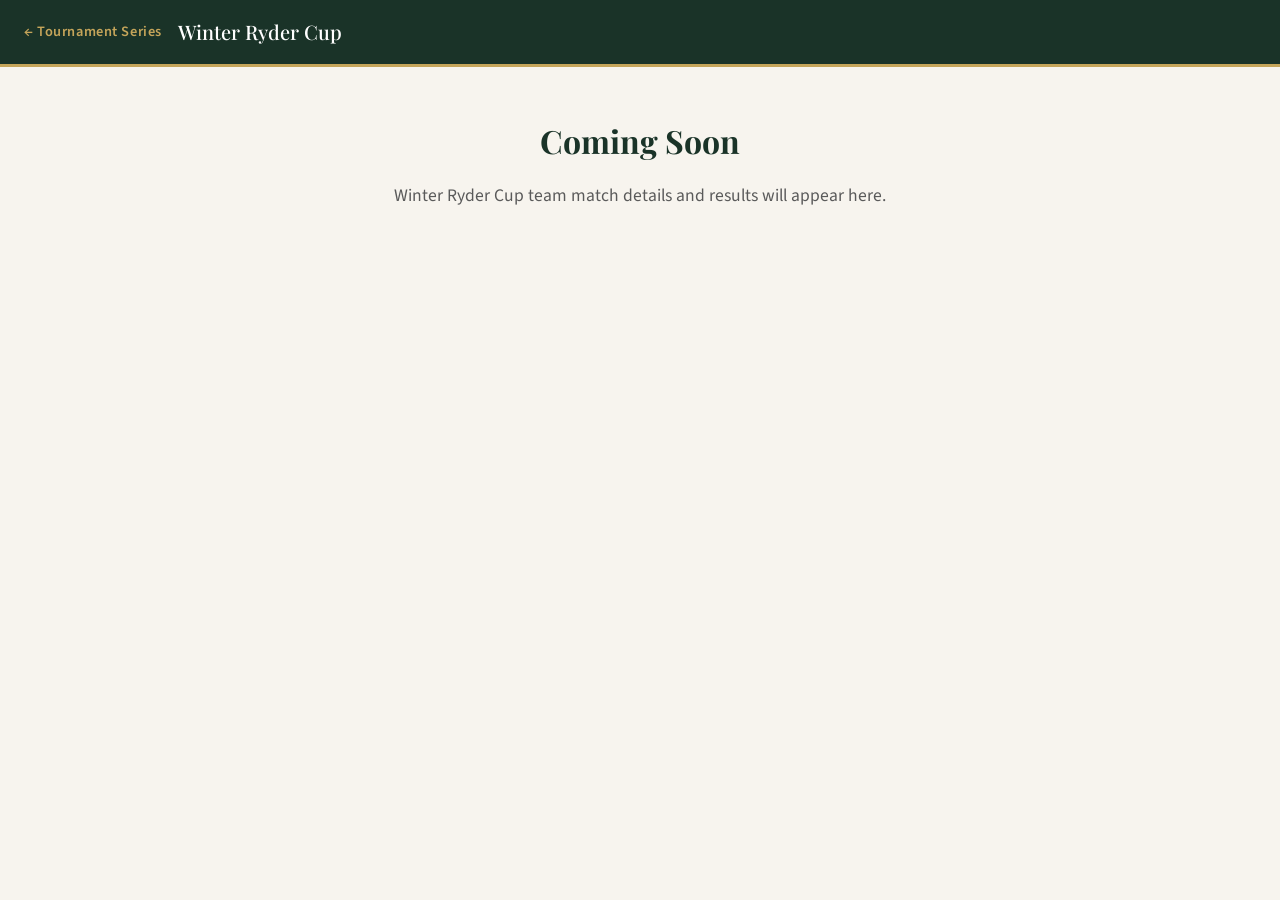
<file: winter-ryder-cup/index.html>
<!DOCTYPE html>
<html lang="en">
<head>
  <meta charset="UTF-8">
  <meta name="viewport" content="width=device-width, initial-scale=1.0">
  <title>Winter Ryder Cup | Vic Boys Tournament Series</title>
  <link rel="preconnect" href="https://fonts.googleapis.com">
  <link rel="preconnect" href="https://fonts.gstatic.com" crossorigin>
  <link href="https://fonts.googleapis.com/css2?family=Playfair+Display:wght@500;600;700&family=Source+Sans+3:wght@400;600&display=swap" rel="stylesheet">
  <link rel="stylesheet" href="../css/vic-theme.css">
</head>
<body>

  <div class="subpage">
    <nav class="subpage-nav">
      <a href="../">&larr; Tournament Series</a>
      <h1>Winter Ryder Cup</h1>
    </nav>

    <main class="subpage-content">
      <h2>Coming Soon</h2>
      <p>Winter Ryder Cup team match details and results will appear here.</p>
    </main>
  </div>

</body>
</html>
</file>
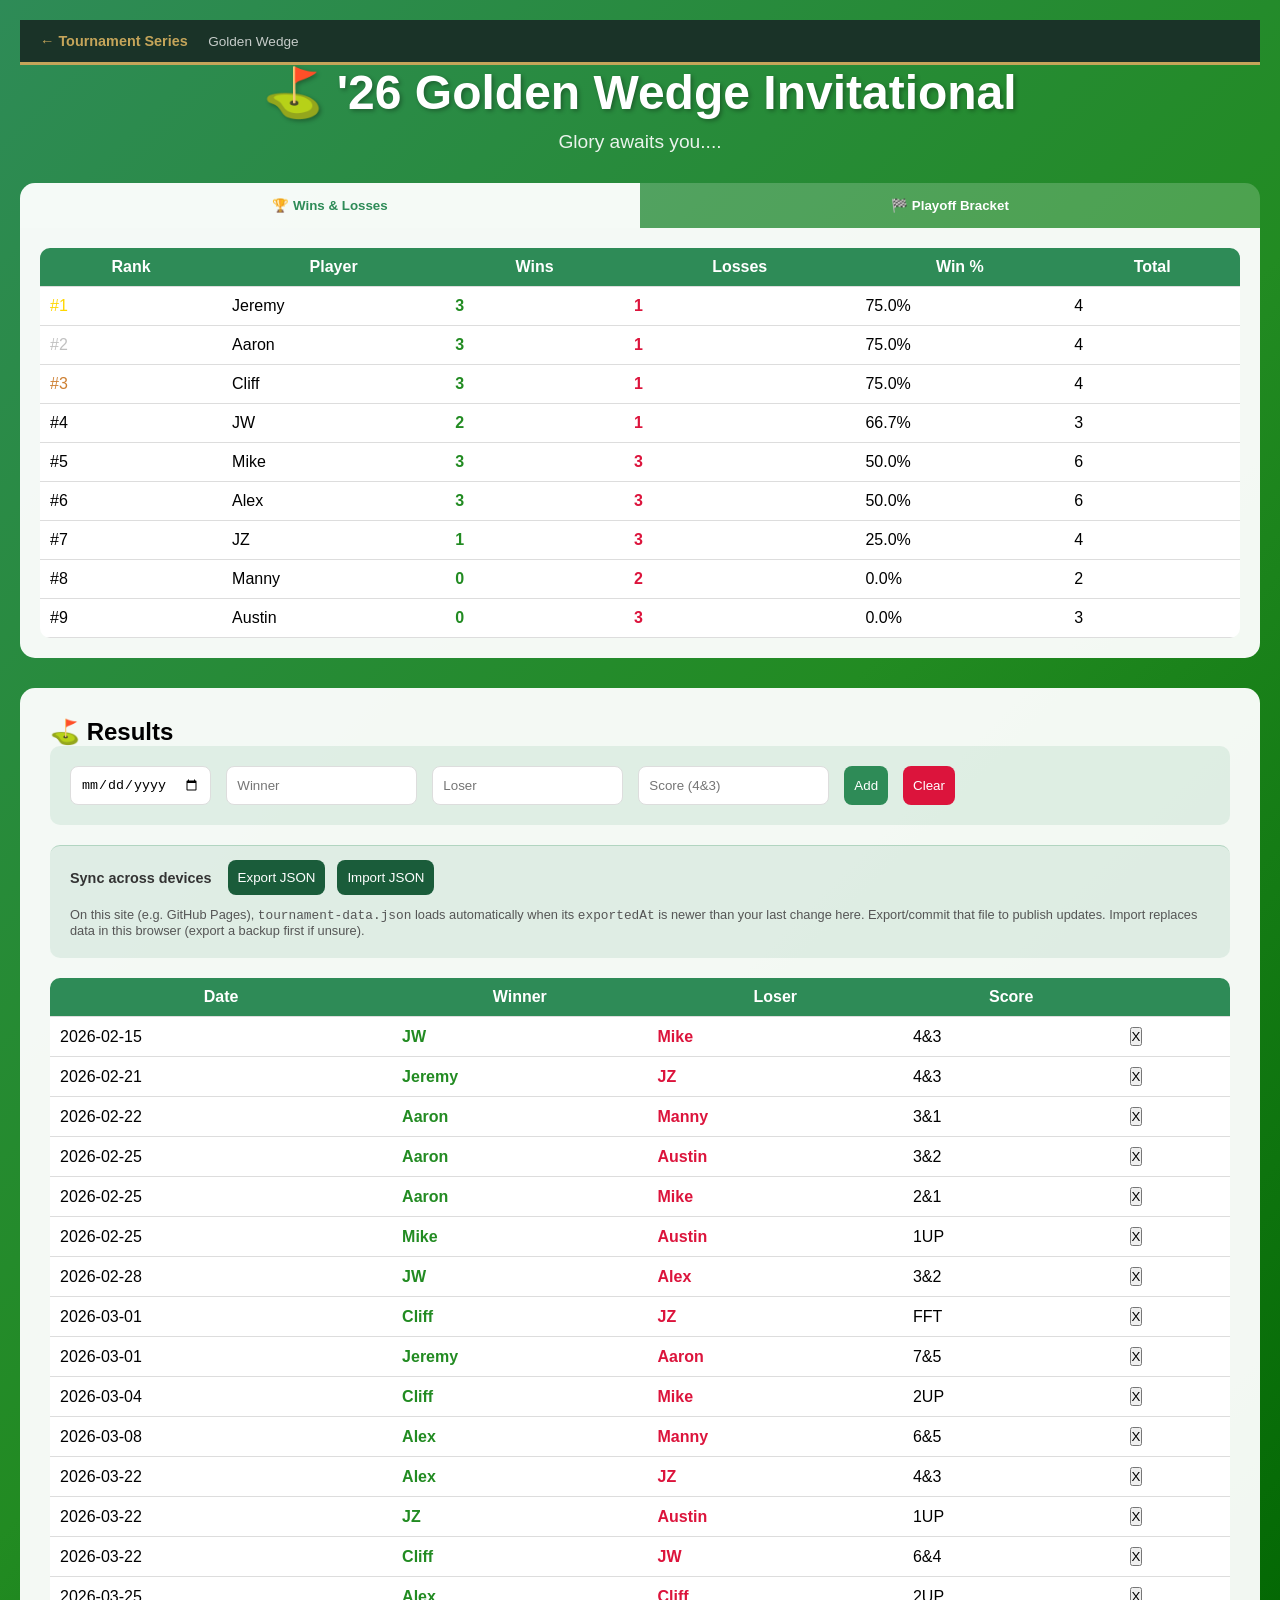
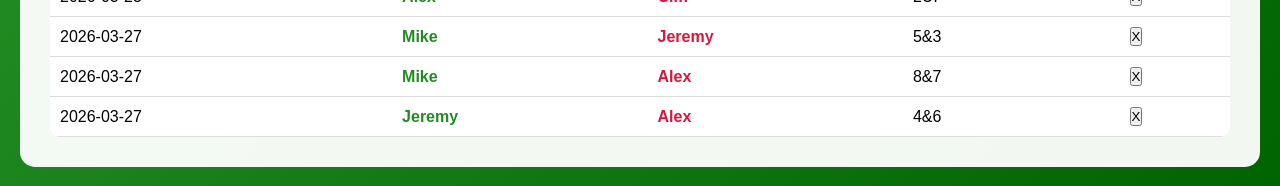
<file: golden-wedge/2026/index.html>
<!DOCTYPE html>
<html lang="en">
<head>
<meta charset="UTF-8">
<meta name="viewport" content="width=device-width, initial-scale=1.0">
<title>'26 Golden Wedge Invitational</title>
<style>
/* ---- KEEPING YOUR ORIGINAL STYLES ---- */
*{margin:0;padding:0;box-sizing:border-box;}
body{font-family:'Arial',sans-serif;background:linear-gradient(135deg,#2E8B57 0%,#228B22 50%,#006400 100%);min-height:100vh;padding:20px;}
.container{max-width:1400px;margin:0 auto;}
.header{text-align:center;color:white;margin-bottom:30px;}
.header h1{font-size:3em;margin-bottom:10px;text-shadow:2px 2px 4px rgba(0,0,0,0.3);}
.header p{font-size:1.2em;opacity:.9;}
.tabs{display:flex;background:rgba(255,255,255,.1);border-radius:15px 15px 0 0;overflow:hidden;}
.tab{flex:1;padding:15px 20px;background:rgba(255,255,255,.1);color:white;border:none;cursor:pointer;font-weight:bold;}
.tab.active{background:rgba(255,255,255,.95);color:#2E8B57;}
.tab-content{display:none;background:rgba(255,255,255,.95);border-radius:0 0 15px 15px;padding:20px;}
.tab-content.active{display:block;}
.controls{background:rgba(46,139,87,.1);border-radius:10px;padding:20px;margin-bottom:20px;display:flex;gap:15px;flex-wrap:wrap;}
.controls input,.controls button{padding:10px;border-radius:8px;border:1px solid #ddd;}
.controls button{background:#2E8B57;color:white;border:none;cursor:pointer;}
.controls .delete-btn{background:#DC143C;}
.controls .backup-btn{background:#1a5c3a;}
.backup-bar{display:flex;flex-wrap:wrap;align-items:center;gap:12px;margin-top:14px;padding-top:14px;border-top:1px solid rgba(46,139,87,.25);}
.backup-bar .backup-label{font-size:.9rem;color:#333;font-weight:bold;margin-right:4px;}
.backup-hint{font-size:.8rem;color:#555;flex:1 1 100%;margin:0;}
.leaderboard-table{width:100%;border-collapse:collapse;background:white;border-radius:10px;overflow:hidden;}
.leaderboard-table th,.leaderboard-table td{padding:10px;border-bottom:1px solid #ddd;}
.leaderboard-table th{background:#2E8B57;color:white;}
.rank.first{color:#FFD700;}
.rank.second{color:#C0C0C0;}
.rank.third{color:#CD7F32;}
.wins{color:#228B22;font-weight:bold;}
.losses{color:#DC143C;font-weight:bold;}
.empty-state{text-align:center;padding:30px;color:#666;}
.tournament-info{background:rgba(255,255,255,.95);border-radius:15px;padding:30px;margin-top:30px;}
.playoff-wrap{max-width:900px;margin:0 auto;}
.playoff-bracket{display:flex;justify-content:center;align-items:stretch;gap:24px;flex-wrap:wrap;padding:10px 0;}
.playoff-col{display:flex;flex-direction:column;justify-content:center;gap:28px;}
.playoff-match{border:2px solid #2E8B57;border-radius:12px;padding:14px 16px;background:#fff;min-width:220px;box-shadow:0 2px 8px rgba(0,0,0,.08);}
.playoff-match h4{font-size:.8rem;text-transform:uppercase;letter-spacing:.06em;color:#2E8B57;margin-bottom:10px;}
.playoff-match.final-match{border-color:#B8860B;box-shadow:0 0 0 2px rgba(184,134,11,.25);}
.playoff-match.final-match h4{color:#8B6914;}
.playoff-player{padding:10px 12px;border-radius:8px;cursor:pointer;border:1px solid transparent;transition:background .15s,border-color .15s;}
.playoff-player:hover{background:rgba(46,139,87,.12);}
.playoff-player.winner-pick{background:#2E8B57;color:#fff;font-weight:bold;}
.playoff-player.muted{color:#999;font-style:italic;cursor:default;}
.playoff-player.muted:hover{background:transparent;}
.playoff-vs{text-align:center;font-size:.75rem;color:#888;padding:4px 0;}
.playoff-connector{display:flex;align-items:center;color:rgba(255,255,255,.85);font-size:1.5rem;font-weight:bold;padding:0 4px;}
.playoff-hint{font-size:.85rem;color:#555;text-align:center;margin-top:16px;max-width:520px;margin-left:auto;margin-right:auto;}
</style>
</head>
<body>

<div style="background:#1a3328;padding:12px 20px;border-bottom:3px solid #c5a55a;">
<a href="../../" style="color:#c5a55a;font-weight:600;font-size:.9rem;text-decoration:none;margin-right:16px;">&larr; Tournament Series</a>
<a href="../" style="color:rgba(255,255,255,.75);font-size:.85rem;text-decoration:none;">Golden Wedge</a>
</div>

<div class="container">

<div class="header">
<h1>⛳ '26 Golden Wedge Invitational</h1>
<p>Glory awaits you....</p>
</div>

<div class="tabs">
<button class="tab active" onclick="showTab('wins')">🏆 Wins & Losses</button>
<button class="tab" onclick="showTab('playoff')">🏁 Playoff Bracket</button>
</div>

<!-- WINS TAB -->
<div id="wins" class="tab-content active">
<table class="leaderboard-table">
<thead>
<tr>
<th>Rank</th>
<th>Player</th>
<th>Wins</th>
<th>Losses</th>
<th>Win %</th>
<th>Total</th>
</tr>
</thead>
<tbody id="standingsBody">
<tr class="empty-state">
<td colspan="6">No results yet</td>
</tr>
</tbody>
</table>
</div>

<!-- PLAYOFF BRACKET (top 4 from standings: 1v4, 2v3 → Final) -->
<div id="playoff" class="tab-content">
<div class="playoff-wrap">
<div id="playoffBracket"></div>
<p class="playoff-hint" id="playoffHint">Semifinal winners are chosen by clicking a player after each match. Names update when the standings change.</p>
</div>
</div>

<!-- RESULTS SECTION -->
<div class="tournament-info">
<h2>⛳ Results</h2>

<div class="controls">
<input type="date" id="matchDate">
<input type="text" id="winnerName" placeholder="Winner">
<input type="text" id="loserName" placeholder="Loser">
<input type="text" id="matchScore" placeholder="Score (4&3)">
<button onclick="addMatch()">Add</button>
<button onclick="clearMatches()" class="delete-btn">Clear</button>
</div>
<div class="backup-bar controls">
<span class="backup-label">Sync across devices</span>
<button type="button" class="backup-btn" onclick="exportTournamentData()">Export JSON</button>
<button type="button" class="backup-btn" onclick="document.getElementById('importFileInput').click()">Import JSON</button>
<input type="file" id="importFileInput" accept=".json,application/json" style="display:none">
<p class="backup-hint">On this site (e.g. GitHub Pages), <code>tournament-data.json</code> loads automatically when its <code>exportedAt</code> is newer than your last change here. Export/commit that file to publish updates. Import replaces data in this browser (export a backup first if unsure).</p>
</div>

<table class="leaderboard-table">
<thead>
<tr>
<th>Date</th>
<th>Winner</th>
<th>Loser</th>
<th>Score</th>
<th></th>
</tr>
</thead>
<tbody id="resultsBody">
<tr class="empty-state">
<td colspan="5">No results entered</td>
</tr>
</tbody>
</table>
</div>

</div>

<script>

let matchResults = [];
let standings = [];
let playoffPicks = { semi1: null, semi2: null };

const RESULTS_TOUCH_KEY="resultsLastTouch";

function bumpLocalTouch(iso){
if(iso&&typeof iso==="string"){
const ms=Date.parse(iso);
if(!isNaN(ms)){
localStorage.setItem(RESULTS_TOUCH_KEY,iso);
return;
}
}
localStorage.setItem(RESULTS_TOUCH_KEY,new Date().toISOString());
}

function getLocalTouchMs(){
const k=localStorage.getItem(RESULTS_TOUCH_KEY);
if(k){
const ms=Date.parse(k);
return isNaN(ms)?0:ms;
}
if(matchResults.length>0)return Date.now();
return 0;
}

async function tryLoadRemoteTournamentData(){
try{
const res=await fetch("tournament-data.json",{cache:"no-store"});
if(!res.ok)return;
const raw=await res.json();
const parsed=parseImportData(raw);
if(!parsed)return;
const remoteMs=Date.parse(raw.exportedAt||"")||0;
const localMs=getLocalTouchMs();
if(remoteMs>localMs){
applyImportedState(parsed,{touchISO:raw.exportedAt||new Date().toISOString()});
}
}catch(e){}
}

window.onload=async function(){
const saved=localStorage.getItem("matchResults");
if(saved)try{matchResults=JSON.parse(saved);}catch(e){matchResults=[];}
const picks=localStorage.getItem("playoffPicks");
if(picks)try{playoffPicks=JSON.parse(picks);}catch(e){}
document.getElementById("importFileInput").addEventListener("change",importFromFileInput);
await tryLoadRemoteTournamentData();
if(!localStorage.getItem(RESULTS_TOUCH_KEY)&&matchResults.length>0){
bumpLocalTouch();
}
renderResults();
calculateStandings();
};

function save(){
localStorage.setItem("matchResults", JSON.stringify(matchResults));
}

const BACKUP_VERSION=1;

function buildExportPayload(){
return{
version:BACKUP_VERSION,
exportedAt:new Date().toISOString(),
title:"26 Golden Wedge Invitational",
matchResults,
playoffPicks:{semi1:playoffPicks.semi1??null,semi2:playoffPicks.semi2??null}
};
}

function exportTournamentData(){
const payload=buildExportPayload();
const blob=new Blob([JSON.stringify(payload,null,2)],{type:"application/json"});
const a=document.createElement("a");
const d=new Date().toISOString().slice(0,10);
a.href=URL.createObjectURL(blob);
a.download=`golden-wedge-backup-${d}.json`;
a.click();
URL.revokeObjectURL(a.href);
}

function normalizeImportedMatch(m,i){
if(!m||typeof m!=="object")return null;
const date=String(m.date??"").trim();
const winner=String(m.winner??"").trim();
const loser=String(m.loser??"").trim();
const score=String(m.score??"").trim();
if(!date||!winner||!loser||!score)return null;
const id=typeof m.id==="number"&&Number.isFinite(m.id)?m.id:Date.now()+i;
return{id,date,winner,loser,score};
}

function parseImportData(raw){
if(Array.isArray(raw)){
return{matchResults:raw,playoffPicks:{semi1:null,semi2:null}};
}
if(raw&&typeof raw==="object"&&Array.isArray(raw.matchResults)){
const p=raw.playoffPicks;
const picks={semi1:null,semi2:null};
if(p&&typeof p==="object"){
if(typeof p.semi1==="string")picks.semi1=p.semi1;
if(p.semi1===null)picks.semi1=null;
if(typeof p.semi2==="string")picks.semi2=p.semi2;
if(p.semi2===null)picks.semi2=null;
}
return{matchResults:raw.matchResults,playoffPicks:picks};
}
return null;
}

function applyImportedState(parsed,opts){
opts=opts||{};
const next=[];
parsed.matchResults.forEach((m,i)=>{
const n=normalizeImportedMatch(m,i);
if(n)next.push(n);
});
matchResults=next;
playoffPicks={semi1:parsed.playoffPicks.semi1,semi2:parsed.playoffPicks.semi2};
save();
savePlayoffPicks();
bumpLocalTouch(opts.touchISO);
renderResults();
calculateStandings();
}

function importFromFileInput(e){
const input=e.target;
const file=input.files&&input.files[0];
input.value="";
if(!file)return;
const reader=new FileReader();
reader.onload=function(){
try{
const raw=JSON.parse(reader.result);
const parsed=parseImportData(raw);
if(!parsed){
alert("Invalid file: need an array of matches or an object with a matchResults array.");
return;
}
if(!confirm("Replace all results and playoff picks in this browser with the imported file?")){
return;
}
const touch=typeof raw.exportedAt==="string"?raw.exportedAt:null;
applyImportedState(parsed,{touchISO:touch});
}catch(err){
alert("Could not read JSON: "+(err.message||"invalid file"));
}
};
reader.readAsText(file,"UTF-8");
}
function savePlayoffPicks(){
localStorage.setItem("playoffPicks", JSON.stringify(playoffPicks));
}
function sanitizePlayoffPicks(){
const p=[0,1,2,3].map(i=>standings[i]?.name).filter(Boolean);
const semi1=[p[0],p[3]].filter(Boolean);
const semi2=[p[1],p[2]].filter(Boolean);
if(playoffPicks.semi1&&!semi1.includes(playoffPicks.semi1))playoffPicks.semi1=null;
if(playoffPicks.semi2&&!semi2.includes(playoffPicks.semi2))playoffPicks.semi2=null;
}
function escHtml(s){
return String(s).replace(/&/g,"&amp;").replace(/</g,"&lt;").replace(/"/g,"&quot;");
}
function escAttr(s){
return String(s).replace(/&/g,"&amp;").replace(/"/g,"&quot;").replace(/</g,"&lt;");
}
function setSemiWinner(which,name){
if(which==="semi1"){
const ok=[standings[0]?.name,standings[3]?.name].filter(n=>n===name).length;
if(!ok)return;
playoffPicks.semi1=playoffPicks.semi1===name?null:name;
}else{
const ok=[standings[1]?.name,standings[2]?.name].filter(n=>n===name).length;
if(!ok)return;
playoffPicks.semi2=playoffPicks.semi2===name?null:name;
}
savePlayoffPicks();
bumpLocalTouch();
renderBracket();
}
function onBracketClick(e){
const row=e.target.closest("[data-semi]");
if(!row)return;
setSemiWinner(row.dataset.semi,row.dataset.name);
}

function showTab(tab){
document.querySelectorAll(".tab-content").forEach(t=>t.classList.remove("active"));
document.querySelectorAll(".tab").forEach(t=>t.classList.remove("active"));
document.getElementById(tab).classList.add("active");
event.target.classList.add("active");
}

function addMatch(){
const date = matchDate.value;
const winner = winnerName.value.trim();
const loser = loserName.value.trim();
const score = matchScore.value.trim();
if(!date||!winner||!loser||!score){alert("Complete all fields");return;}
matchResults.push({id:Date.now(),date,winner,loser,score});
save();
bumpLocalTouch();
renderResults();
calculateStandings();
winnerName.value=""; loserName.value=""; matchScore.value="";
}

function clearMatches(){
if(confirm("Clear all results?")){
matchResults=[];
playoffPicks={semi1:null,semi2:null};
save();
savePlayoffPicks();
bumpLocalTouch();
renderResults();
calculateStandings();
}
}

function deleteMatch(id){
matchResults=matchResults.filter(m=>m.id!==id);
save();
bumpLocalTouch();
renderResults();
calculateStandings();
}

function renderResults(){
const body=document.getElementById("resultsBody");
if(matchResults.length===0){
body.innerHTML=`<tr class="empty-state"><td colspan="5">No results entered</td></tr>`;
return;
}
body.innerHTML=matchResults.map(m=>`
<tr>
<td>${m.date}</td>
<td class="wins">${m.winner}</td>
<td class="losses">${m.loser}</td>
<td>${m.score}</td>
<td><button onclick="deleteMatch(${m.id})">X</button></td>
</tr>`).join("");
}

function calculateStandings(){

standings=[];

matchResults.forEach(m=>{
let w=standings.find(p=>p.name===m.winner);
let l=standings.find(p=>p.name===m.loser);
if(!w){w={name:m.winner,wins:0,losses:0};standings.push(w);}
if(!l){l={name:m.loser,wins:0,losses:0};standings.push(l);}
w.wins++; l.losses++;
});

standings.forEach(p=>{
p.total=p.wins+p.losses;
p.winPct=p.total? p.wins/p.total : 0;
});

standings.sort((a,b)=>{

if(b.winPct!==a.winPct) return b.winPct-a.winPct;

/* 2-way tie */
const head=matchResults.find(m=>
(m.winner===a.name && m.loser===b.name) ||
(m.winner===b.name && m.loser===a.name)
);
if(head) return head.winner===a.name? -1:1;

/* multi tie mini table */
const tied=standings.filter(p=>p.winPct===a.winPct);
if(tied.length>2){
const miniWins=name=>{
return matchResults.filter(m=>
m.winner===name && tied.some(t=>t.name===m.loser)
).length;
};
return miniWins(b.name)-miniWins(a.name);
}

return 0;
});

renderStandings();
sanitizePlayoffPicks();
savePlayoffPicks();
renderBracket();
}

function renderBracket(){
const el=document.getElementById("playoffBracket");
const hint=document.getElementById("playoffHint");
if(!el)return;
if(standings.length<4){
el.innerHTML=`<p class="empty-state" style="padding:24px;">Add match results until at least four players appear in the standings. The bracket uses ranks #1–#4.</p>`;
if(hint)hint.style.display="none";
return;
}
if(hint)hint.style.display="block";
const a=standings[0].name,b=standings[1].name,c=standings[2].name,d=standings[3].name;
const w1=playoffPicks.semi1,w2=playoffPicks.semi2;
const finalLeft=w1||"—";
const finalRight=w2||"—";
const pickCls=(winner,name)=>winner===name?"playoff-player winner-pick":"playoff-player";
el.innerHTML=`
<div class="playoff-bracket">
<div class="playoff-col">
<div class="playoff-match">
<h4>Semifinal 1 · #1 vs #4</h4>
<div class="${pickCls(w1,a)}" data-semi="semi1" data-name="${escAttr(a)}">${escHtml(a)}</div>
<div class="playoff-vs">vs</div>
<div class="${pickCls(w1,d)}" data-semi="semi1" data-name="${escAttr(d)}">${escHtml(d)}</div>
</div>
<div class="playoff-match">
<h4>Semifinal 2 · #2 vs #3</h4>
<div class="${pickCls(w2,b)}" data-semi="semi2" data-name="${escAttr(b)}">${escHtml(b)}</div>
<div class="playoff-vs">vs</div>
<div class="${pickCls(w2,c)}" data-semi="semi2" data-name="${escAttr(c)}">${escHtml(c)}</div>
</div>
</div>
<div class="playoff-connector">→</div>
<div class="playoff-col">
<div class="playoff-match final-match">
<h4>Final</h4>
<div class="playoff-player ${w1?'':'muted'}">${escHtml(finalLeft)}</div>
<div class="playoff-vs">vs</div>
<div class="playoff-player ${w2?'':'muted'}">${escHtml(finalRight)}</div>
</div>
</div>
</div>`;
const root=el.firstElementChild;
if(root)root.addEventListener("click",onBracketClick);
}

function renderStandings(){
const body=document.getElementById("standingsBody");
if(standings.length===0){
body.innerHTML=`<tr class="empty-state"><td colspan="6">No results yet</td></tr>`;
return;
}
body.innerHTML=standings.map((p,i)=>`
<tr>
<td class="rank ${i===0?'first':i===1?'second':i===2?'third':''}">#${i+1}</td>
<td>${p.name}</td>
<td class="wins">${p.wins}</td>
<td class="losses">${p.losses}</td>
<td>${(p.winPct*100).toFixed(1)}%</td>
<td>${p.total}</td>
</tr>`).join("");
}

</script>
</body>
</html>
</file>
<file: css/vic-theme.css>
/* Victoria Club–inspired palette */
:root {
  --vic-green-dark: #1a3328;
  --vic-green: #2d4a3a;
  --vic-green-light: #3d5c4a;
  --vic-gold: #c5a55a;
  --vic-gold-dark: #a68b3c;
  --vic-cream: #f7f4ee;
  --vic-cream-dark: #ebe6dc;
  --vic-white: #ffffff;
  --vic-text: #1c1c1c;
  --vic-text-muted: #5a5a5a;
  --font-serif: "Playfair Display", Georgia, "Times New Roman", serif;
  --font-sans: "Source Sans 3", "Helvetica Neue", Arial, sans-serif;
}

* {
  margin: 0;
  padding: 0;
  box-sizing: border-box;
}

body {
  font-family: var(--font-sans);
  background: var(--vic-cream);
  color: var(--vic-text);
  min-height: 100vh;
  line-height: 1.6;
}

a {
  color: inherit;
  text-decoration: none;
}

/* ---- Landing page ---- */
.landing {
  min-height: 100vh;
  display: flex;
  flex-direction: column;
  background:
    linear-gradient(180deg, rgba(26, 51, 40, 0.92) 0%, rgba(45, 74, 58, 0.88) 100%),
    var(--vic-green-dark);
}

.landing-header {
  padding: 2rem 1.5rem 1rem;
  text-align: center;
}

.landing-eyebrow {
  font-family: var(--font-sans);
  font-size: 0.85rem;
  letter-spacing: 0.2em;
  text-transform: uppercase;
  color: var(--vic-gold);
  margin-bottom: 0.75rem;
}

.landing-title {
  font-family: var(--font-serif);
  font-size: clamp(2.25rem, 6vw, 3.75rem);
  font-weight: 600;
  color: var(--vic-white);
  line-height: 1.15;
  margin-bottom: 0.5rem;
}

.landing-subtitle {
  font-size: 1.05rem;
  color: rgba(255, 255, 255, 0.82);
  max-width: 36rem;
  margin: 0 auto;
}

.landing-main {
  flex: 1;
  display: flex;
  flex-direction: column;
  align-items: center;
  justify-content: center;
  padding: 2rem 1.5rem 3rem;
}

.tournament-grid {
  display: grid;
  grid-template-columns: repeat(auto-fit, minmax(280px, 1fr));
  gap: 1.5rem;
  width: 100%;
  max-width: 960px;
}

.tournament-card {
  display: flex;
  flex-direction: column;
  align-items: center;
  justify-content: center;
  text-align: center;
  min-height: 160px;
  padding: 2rem 1.75rem;
  background: var(--vic-white);
  border: 2px solid var(--vic-gold);
  border-radius: 4px;
  box-shadow: 0 8px 32px rgba(0, 0, 0, 0.18);
  transition: transform 0.2s ease, box-shadow 0.2s ease, background 0.2s ease;
  cursor: pointer;
}

.tournament-card:hover {
  transform: translateY(-4px);
  box-shadow: 0 12px 40px rgba(0, 0, 0, 0.22);
  background: var(--vic-cream);
}

.tournament-card:focus-visible {
  outline: 3px solid var(--vic-gold);
  outline-offset: 3px;
}

.tournament-card-title {
  font-family: var(--font-serif);
  font-size: 1.35rem;
  font-weight: 600;
  color: var(--vic-green-dark);
  line-height: 1.35;
}

.tournament-card-badge {
  margin-top: 0.75rem;
  font-size: 0.8rem;
  letter-spacing: 0.08em;
  text-transform: uppercase;
  color: var(--vic-gold-dark);
  font-weight: 600;
}

.landing-footer {
  padding: 1.25rem;
  text-align: center;
  font-size: 0.8rem;
  color: rgba(255, 255, 255, 0.55);
  border-top: 1px solid rgba(197, 165, 90, 0.25);
}

.hall-of-fame {
  width: 100%;
  max-width: 960px;
  margin: 2.5rem auto 0;
  padding: 0 1.25rem 1rem;
}

.hall-of-fame-title {
  font-family: var(--font-serif);
  font-size: 1.75rem;
  color: var(--vic-white);
  text-align: center;
  margin-bottom: 1.25rem;
  letter-spacing: 0.02em;
}

.hof-grid {
  display: grid;
  grid-template-columns: repeat(auto-fit, minmax(240px, 1fr));
  gap: 1rem;
}

.hof-card {
  background: rgba(255, 255, 255, 0.95);
  border: 1px solid rgba(197, 165, 90, 0.45);
  border-top: 3px solid var(--vic-gold);
  border-radius: 4px;
  padding: 1.25rem 1.35rem;
  box-shadow: 0 6px 24px rgba(0, 0, 0, 0.12);
}

.hof-card h3 {
  font-family: var(--font-serif);
  font-size: 1.1rem;
  color: var(--vic-green-dark);
  margin-bottom: 0.85rem;
  padding-bottom: 0.45rem;
  border-bottom: 1px solid var(--vic-cream-dark);
}

.hof-list {
  list-style: none;
}

.hof-list li {
  display: flex;
  justify-content: space-between;
  align-items: center;
  padding: 0.4rem 0;
  font-size: 0.95rem;
  color: var(--vic-text);
  border-bottom: 1px solid var(--vic-cream-dark);
}

.hof-list li:last-child {
  border-bottom: none;
}

.hof-list .hof-year {
  font-weight: 600;
  color: var(--vic-gold-dark);
}

.hof-list .hof-winner {
  font-weight: 600;
  color: var(--vic-green-dark);
}

.hof-tbd {
  font-size: 0.95rem;
  color: var(--vic-text-muted);
  font-style: italic;
}

.hof-section-label {
  font-size: 0.72rem;
  font-weight: 600;
  letter-spacing: 0.08em;
  text-transform: uppercase;
  color: var(--vic-gold-dark);
  margin-bottom: 0.5rem;
}

.hof-current {
  margin-top: 1.1rem;
  padding-top: 1rem;
  border-top: 1px solid var(--vic-cream-dark);
}

.hof-champion {
  text-align: center;
}

.hof-champion-photo {
  width: 100%;
  max-width: 220px;
  height: auto;
  border-radius: 4px;
  border: 2px solid var(--vic-gold);
  box-shadow: 0 4px 16px rgba(26, 51, 40, 0.15);
  display: block;
  margin: 0 auto 0.65rem;
}

.hof-champion-name {
  font-family: var(--font-serif);
  font-size: 1.15rem;
  font-weight: 600;
  color: var(--vic-green-dark);
}

.hof-champion-placeholder {
  width: 120px;
  height: 120px;
  margin: 0 auto 0.65rem;
  border-radius: 4px;
  border: 2px dashed var(--vic-cream-dark);
  background: var(--vic-cream);
  display: flex;
  align-items: center;
  justify-content: center;
  font-family: var(--font-serif);
  font-size: 2rem;
  color: var(--vic-text-muted);
}

/* ---- Subpage shell ---- */
.subpage {
  min-height: 100vh;
  display: flex;
  flex-direction: column;
}

.subpage-nav {
  background: var(--vic-green-dark);
  padding: 1rem 1.5rem;
  display: flex;
  align-items: center;
  gap: 1rem;
  border-bottom: 3px solid var(--vic-gold);
}

.subpage-nav a {
  color: var(--vic-gold);
  font-size: 0.9rem;
  font-weight: 600;
  letter-spacing: 0.04em;
}

.subpage-nav a:hover {
  color: var(--vic-white);
}

.subpage-nav h1 {
  font-family: var(--font-serif);
  font-size: 1.25rem;
  color: var(--vic-white);
  font-weight: 500;
}

.subpage-content {
  flex: 1;
  max-width: 800px;
  margin: 0 auto;
  padding: 3rem 1.5rem;
  text-align: center;
}

.subpage-content h2 {
  font-family: var(--font-serif);
  font-size: 2rem;
  color: var(--vic-green-dark);
  margin-bottom: 1rem;
}

.subpage-content p {
  color: var(--vic-text-muted);
  font-size: 1.1rem;
}

/* ---- Tournament subpages (Summer Series, etc.) ---- */
.tournament-page {
  flex: 1;
  width: 100%;
  max-width: 1100px;
  margin: 0 auto;
  padding: 2rem 1.25rem 3rem;
}

.tournament-hero {
  text-align: center;
  margin-bottom: 2.5rem;
}

.tournament-hero h2 {
  font-family: var(--font-serif);
  font-size: clamp(1.75rem, 4vw, 2.5rem);
  color: var(--vic-green-dark);
  margin-bottom: 0.5rem;
}

.tournament-hero p {
  color: var(--vic-text-muted);
  font-size: 1.05rem;
  max-width: 40rem;
  margin: 0 auto;
}

.section-card {
  background: var(--vic-white);
  border: 1px solid var(--vic-cream-dark);
  border-top: 3px solid var(--vic-gold);
  border-radius: 4px;
  padding: 1.75rem;
  margin-bottom: 1.75rem;
  box-shadow: 0 4px 20px rgba(26, 51, 40, 0.06);
}

.section-card h3 {
  font-family: var(--font-serif);
  font-size: 1.5rem;
  color: var(--vic-green-dark);
  margin-bottom: 1rem;
  padding-bottom: 0.5rem;
  border-bottom: 1px solid var(--vic-cream-dark);
}

.section-card h4 {
  font-size: 1rem;
  color: var(--vic-green);
  margin: 1.25rem 0 0.5rem;
}

.section-card p,
.section-card li {
  color: var(--vic-text-muted);
  font-size: 0.98rem;
}

.section-card ul {
  margin: 0.5rem 0 0 1.25rem;
}

.section-card li {
  margin-bottom: 0.35rem;
}

.table-wrap {
  overflow-x: auto;
  margin: 0 -0.25rem;
}

.data-table {
  width: 100%;
  border-collapse: collapse;
  font-size: 0.9rem;
}

.data-table th,
.data-table td {
  padding: 0.65rem 0.5rem;
  text-align: center;
  border-bottom: 1px solid var(--vic-cream-dark);
}

.data-table th {
  background: var(--vic-green-dark);
  color: var(--vic-white);
  font-weight: 600;
  font-size: 0.8rem;
  letter-spacing: 0.03em;
}

.data-table th:first-child,
.data-table td:first-child {
  text-align: left;
  padding-left: 0.75rem;
}

.data-table th.player-col,
.data-table td.player-col {
  text-align: left;
  font-weight: 600;
  color: var(--vic-green-dark);
  min-width: 5rem;
}

.data-table tbody tr:hover {
  background: var(--vic-cream);
}

.data-table .rank-cell {
  font-weight: 600;
  color: var(--vic-gold-dark);
  width: 2.5rem;
}

.data-table .round-cell {
  color: var(--vic-text-muted);
  font-variant-numeric: tabular-nums;
}

.data-table .total-cell {
  font-weight: 700;
  color: var(--vic-green-dark);
  background: rgba(197, 165, 90, 0.12);
}

.data-table tr.playoff-cut td {
  border-bottom: 2px solid var(--vic-gold);
}

.data-table .rank-1 .rank-cell { color: #b8860b; }
.data-table .rank-2 .rank-cell { color: #7a7a7a; }
.data-table .rank-3 .rank-cell { color: #a0622e; }

.scoring-grid {
  display: grid;
  grid-template-columns: repeat(auto-fit, minmax(200px, 1fr));
  gap: 0.75rem;
  margin: 1rem 0;
}

.scoring-item {
  display: flex;
  justify-content: space-between;
  align-items: center;
  padding: 0.6rem 0.85rem;
  background: var(--vic-cream);
  border-radius: 4px;
  font-size: 0.9rem;
}

.scoring-item span:first-child {
  color: var(--vic-text);
}

.scoring-item span:last-child {
  font-weight: 700;
  color: var(--vic-green-dark);
}

.example-box {
  margin-top: 1rem;
  padding: 1rem 1.15rem;
  background: var(--vic-cream);
  border-left: 3px solid var(--vic-gold);
  border-radius: 0 4px 4px 0;
  font-size: 0.92rem;
  color: var(--vic-text-muted);
  text-align: left;
}

.payout-grid {
  display: grid;
  grid-template-columns: repeat(auto-fit, minmax(140px, 1fr));
  gap: 1rem;
  margin-top: 1rem;
}

.payout-item {
  text-align: center;
  padding: 1rem;
  background: var(--vic-cream);
  border-radius: 4px;
  border: 1px solid var(--vic-cream-dark);
}

.payout-item .place {
  font-family: var(--font-serif);
  font-size: 1.1rem;
  color: var(--vic-green-dark);
  margin-bottom: 0.25rem;
}

.payout-item .amount {
  font-size: 1.35rem;
  font-weight: 700;
  color: var(--vic-gold-dark);
}

.payout-buyin {
  margin-top: 1rem;
  text-align: center;
  font-weight: 600;
  color: var(--vic-green);
}

/* Playoff bracket */
.playoff-section .bracket-wrap {
  max-width: 920px;
  margin: 0 auto;
}

.playoff-bracket {
  display: flex;
  justify-content: center;
  align-items: stretch;
  gap: 1rem;
  flex-wrap: wrap;
  padding: 0.5rem 0;
}

.playoff-col {
  display: flex;
  flex-direction: column;
  justify-content: center;
  gap: 1.25rem;
}

.playoff-match {
  border: 2px solid var(--vic-green);
  border-radius: 4px;
  padding: 0.85rem 1rem;
  background: var(--vic-white);
  min-width: 200px;
  box-shadow: 0 2px 8px rgba(26, 51, 40, 0.08);
}

.playoff-match h4 {
  font-size: 0.72rem;
  text-transform: uppercase;
  letter-spacing: 0.06em;
  color: var(--vic-green);
  margin: 0 0 0.65rem;
}

.playoff-match.final-match {
  border-color: var(--vic-gold);
  box-shadow: 0 0 0 2px rgba(197, 165, 90, 0.2);
}

.playoff-match.final-match h4 {
  color: var(--vic-gold-dark);
}

.playoff-match.bye-match {
  border-style: dashed;
  border-color: var(--vic-gold-dark);
  background: var(--vic-cream);
}

.playoff-slot {
  padding: 0.55rem 0.65rem;
  border-radius: 3px;
  font-size: 0.88rem;
  color: var(--vic-text);
}

.playoff-slot.seed {
  font-weight: 600;
  color: var(--vic-green-dark);
}

.playoff-slot.tbd {
  color: var(--vic-text-muted);
  font-style: italic;
}

.playoff-vs {
  text-align: center;
  font-size: 0.7rem;
  color: var(--vic-text-muted);
  padding: 0.2rem 0;
  text-transform: uppercase;
  letter-spacing: 0.08em;
}

.playoff-connector {
  display: flex;
  align-items: center;
  color: var(--vic-gold-dark);
  font-size: 1.25rem;
  font-weight: 600;
  padding: 0 0.25rem;
}

.playoff-note {
  font-size: 0.88rem;
  color: var(--vic-text-muted);
  text-align: center;
  margin-top: 1rem;
  max-width: 36rem;
  margin-left: auto;
  margin-right: auto;
}

.two-col-info {
  display: grid;
  grid-template-columns: repeat(auto-fit, minmax(280px, 1fr));
  gap: 1.5rem;
}

@media (max-width: 640px) {
  .data-table {
    font-size: 0.78rem;
  }

  .data-table th,
  .data-table td {
    padding: 0.5rem 0.3rem;
  }

  .playoff-match {
    min-width: 170px;
  }

  .score-controls {
    flex-direction: column;
    align-items: stretch;
  }

  .score-controls select,
  .score-controls input,
  .score-controls button {
    width: 100%;
  }
}

.score-entry-card {
  border-top: 3px solid var(--vic-green);
  background: linear-gradient(180deg, var(--vic-white) 0%, var(--vic-cream) 100%);
}

.score-entry-card h3 {
  display: flex;
  align-items: center;
  justify-content: space-between;
  flex-wrap: wrap;
  gap: 0.5rem;
}

.score-controls {
  display: flex;
  flex-wrap: wrap;
  gap: 0.75rem;
  align-items: flex-end;
  margin-bottom: 1rem;
}

.score-controls label {
  display: flex;
  flex-direction: column;
  gap: 0.3rem;
  font-size: 0.8rem;
  font-weight: 600;
  color: var(--vic-green);
  text-transform: uppercase;
  letter-spacing: 0.04em;
}

.score-controls select,
.score-controls input[type="number"] {
  padding: 0.55rem 0.65rem;
  border: 1px solid var(--vic-cream-dark);
  border-radius: 4px;
  font-family: var(--font-sans);
  font-size: 0.95rem;
  min-width: 7rem;
  background: var(--vic-white);
}

.score-controls button {
  padding: 0.6rem 1.1rem;
  border: none;
  border-radius: 4px;
  font-family: var(--font-sans);
  font-size: 0.9rem;
  font-weight: 600;
  cursor: pointer;
}

.score-controls .btn-save {
  background: var(--vic-green-dark);
  color: var(--vic-white);
}

.score-controls .btn-save:hover {
  background: var(--vic-green);
}

.score-controls .btn-clear {
  background: transparent;
  color: var(--vic-text-muted);
  border: 1px solid var(--vic-cream-dark);
}

.score-controls .btn-clear:hover {
  border-color: var(--vic-gold-dark);
  color: var(--vic-green-dark);
}

.score-hint {
  font-size: 0.88rem;
  color: var(--vic-text-muted);
  margin-bottom: 1rem;
}

.sync-bar {
  display: flex;
  flex-wrap: wrap;
  align-items: center;
  gap: 0.75rem;
  padding-top: 1rem;
  margin-top: 1rem;
  border-top: 1px solid var(--vic-cream-dark);
}

.sync-bar .sync-label {
  font-size: 0.85rem;
  font-weight: 600;
  color: var(--vic-green-dark);
}

.sync-bar button {
  padding: 0.5rem 0.9rem;
  border: 1px solid var(--vic-green);
  border-radius: 4px;
  background: var(--vic-white);
  color: var(--vic-green-dark);
  font-size: 0.85rem;
  font-weight: 600;
  cursor: pointer;
}

.sync-bar button:hover {
  background: var(--vic-cream);
}

.sync-hint {
  flex: 1 1 100%;
  font-size: 0.8rem;
  color: var(--vic-text-muted);
  margin: 0;
}

.data-table .round-cell.editable {
  cursor: pointer;
  transition: background 0.15s;
}

.data-table .round-cell.editable:hover {
  background: rgba(197, 165, 90, 0.2);
}

.data-table .round-cell.has-score {
  color: var(--vic-green-dark);
  font-weight: 600;
}

.data-table .round-cell.editing-hint {
  box-shadow: inset 0 0 0 2px var(--vic-gold);
}
</file>
